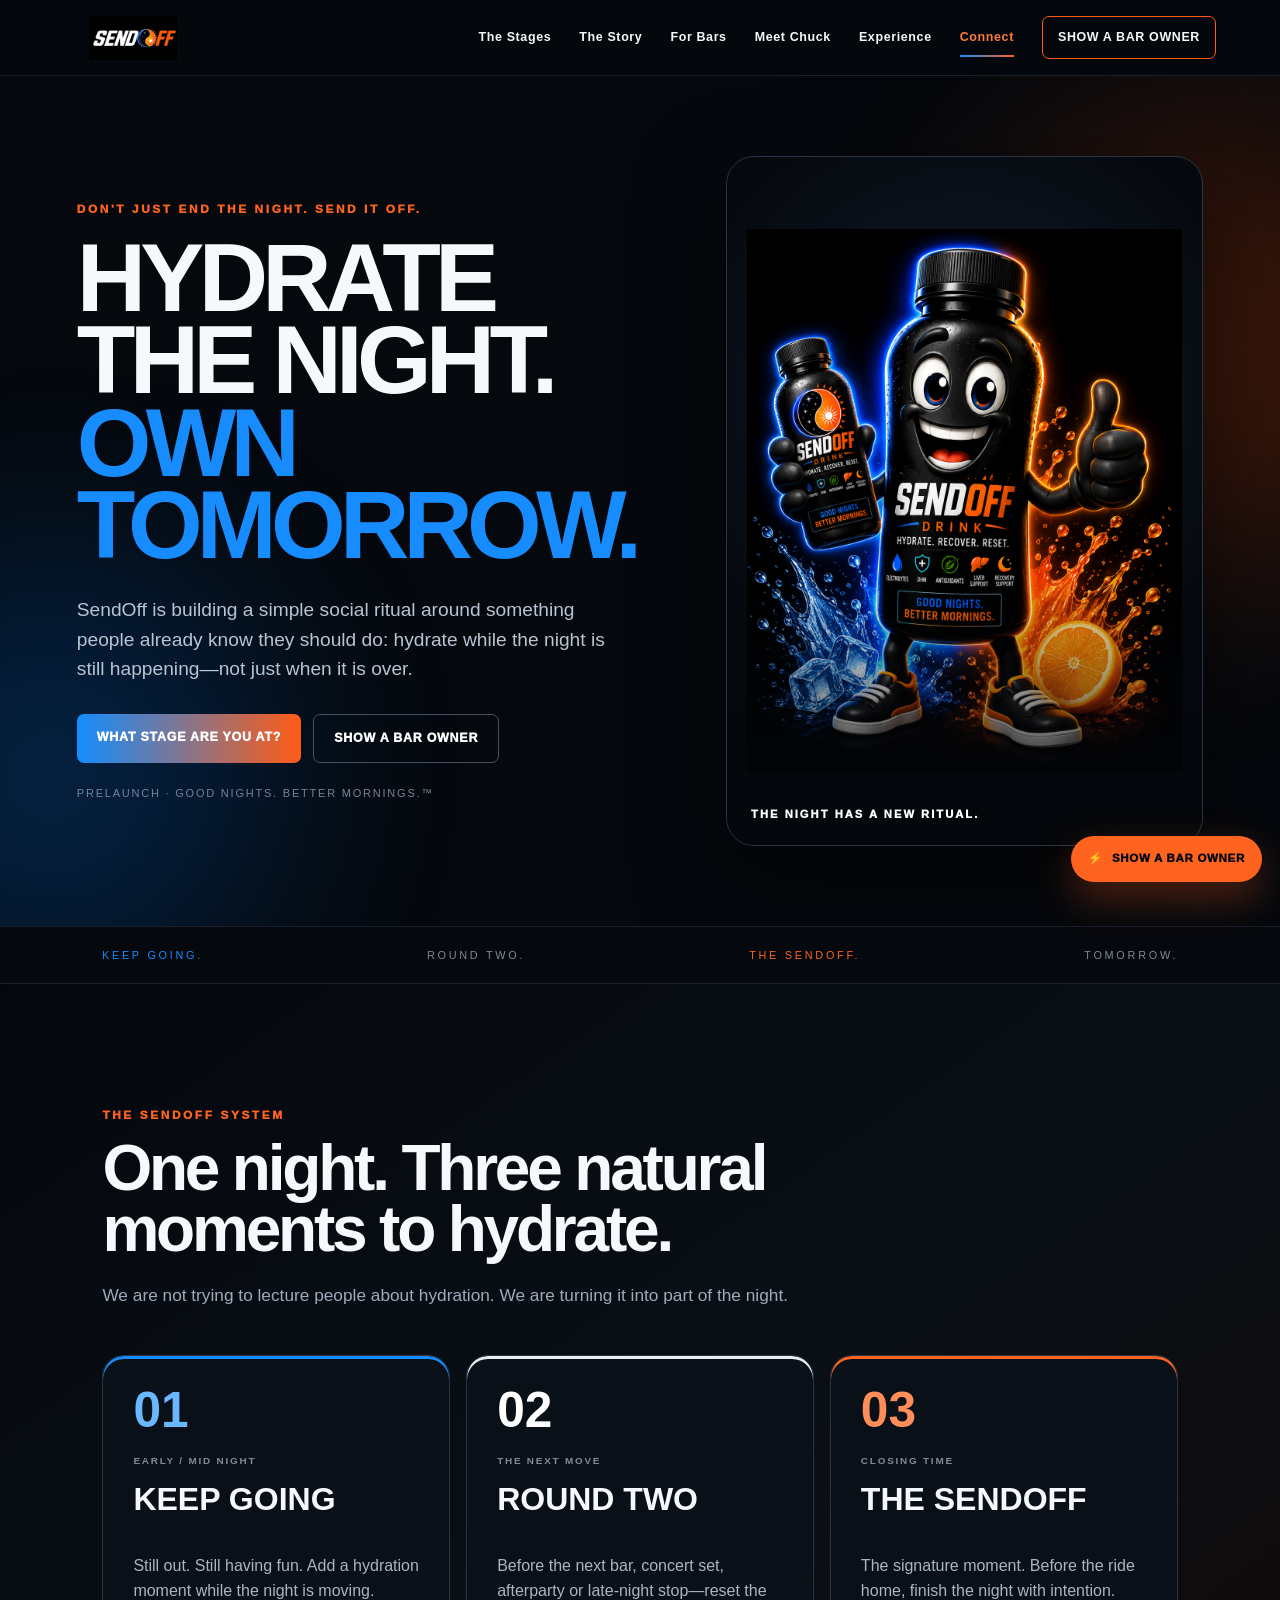
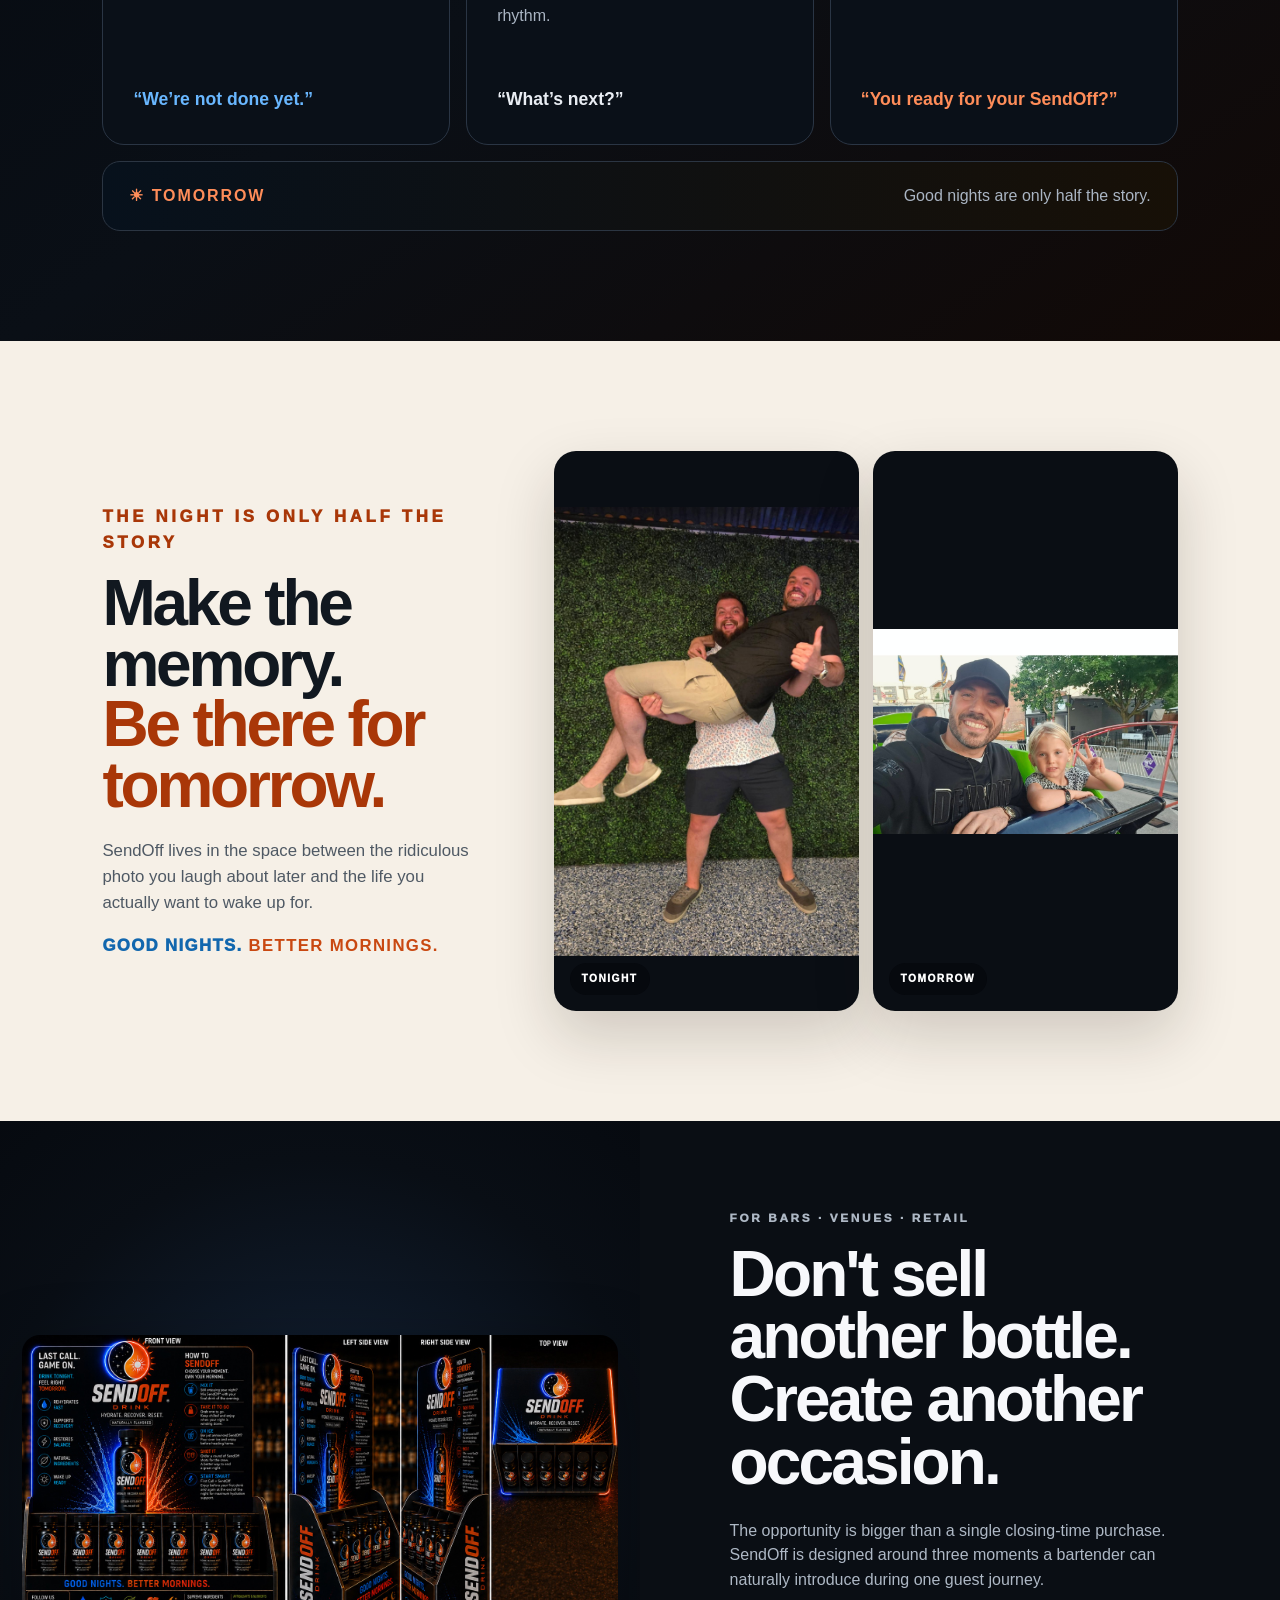
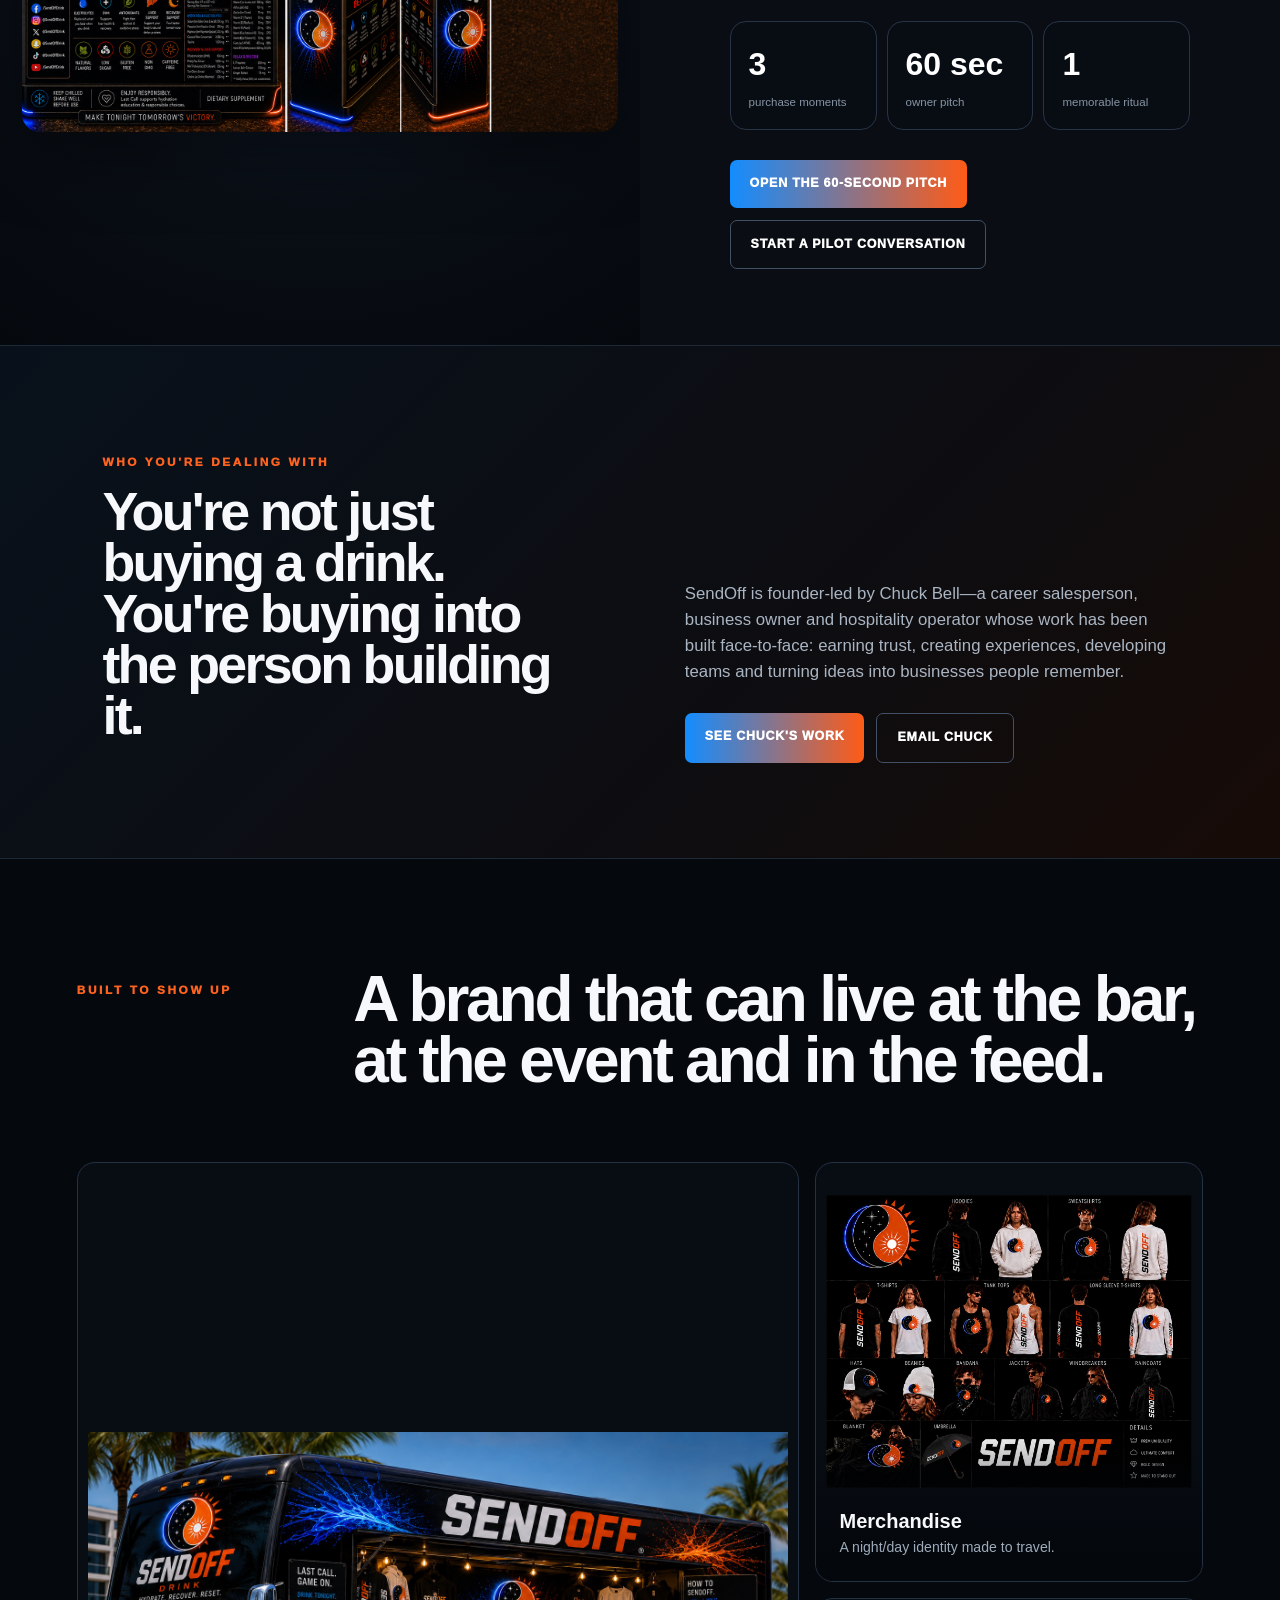
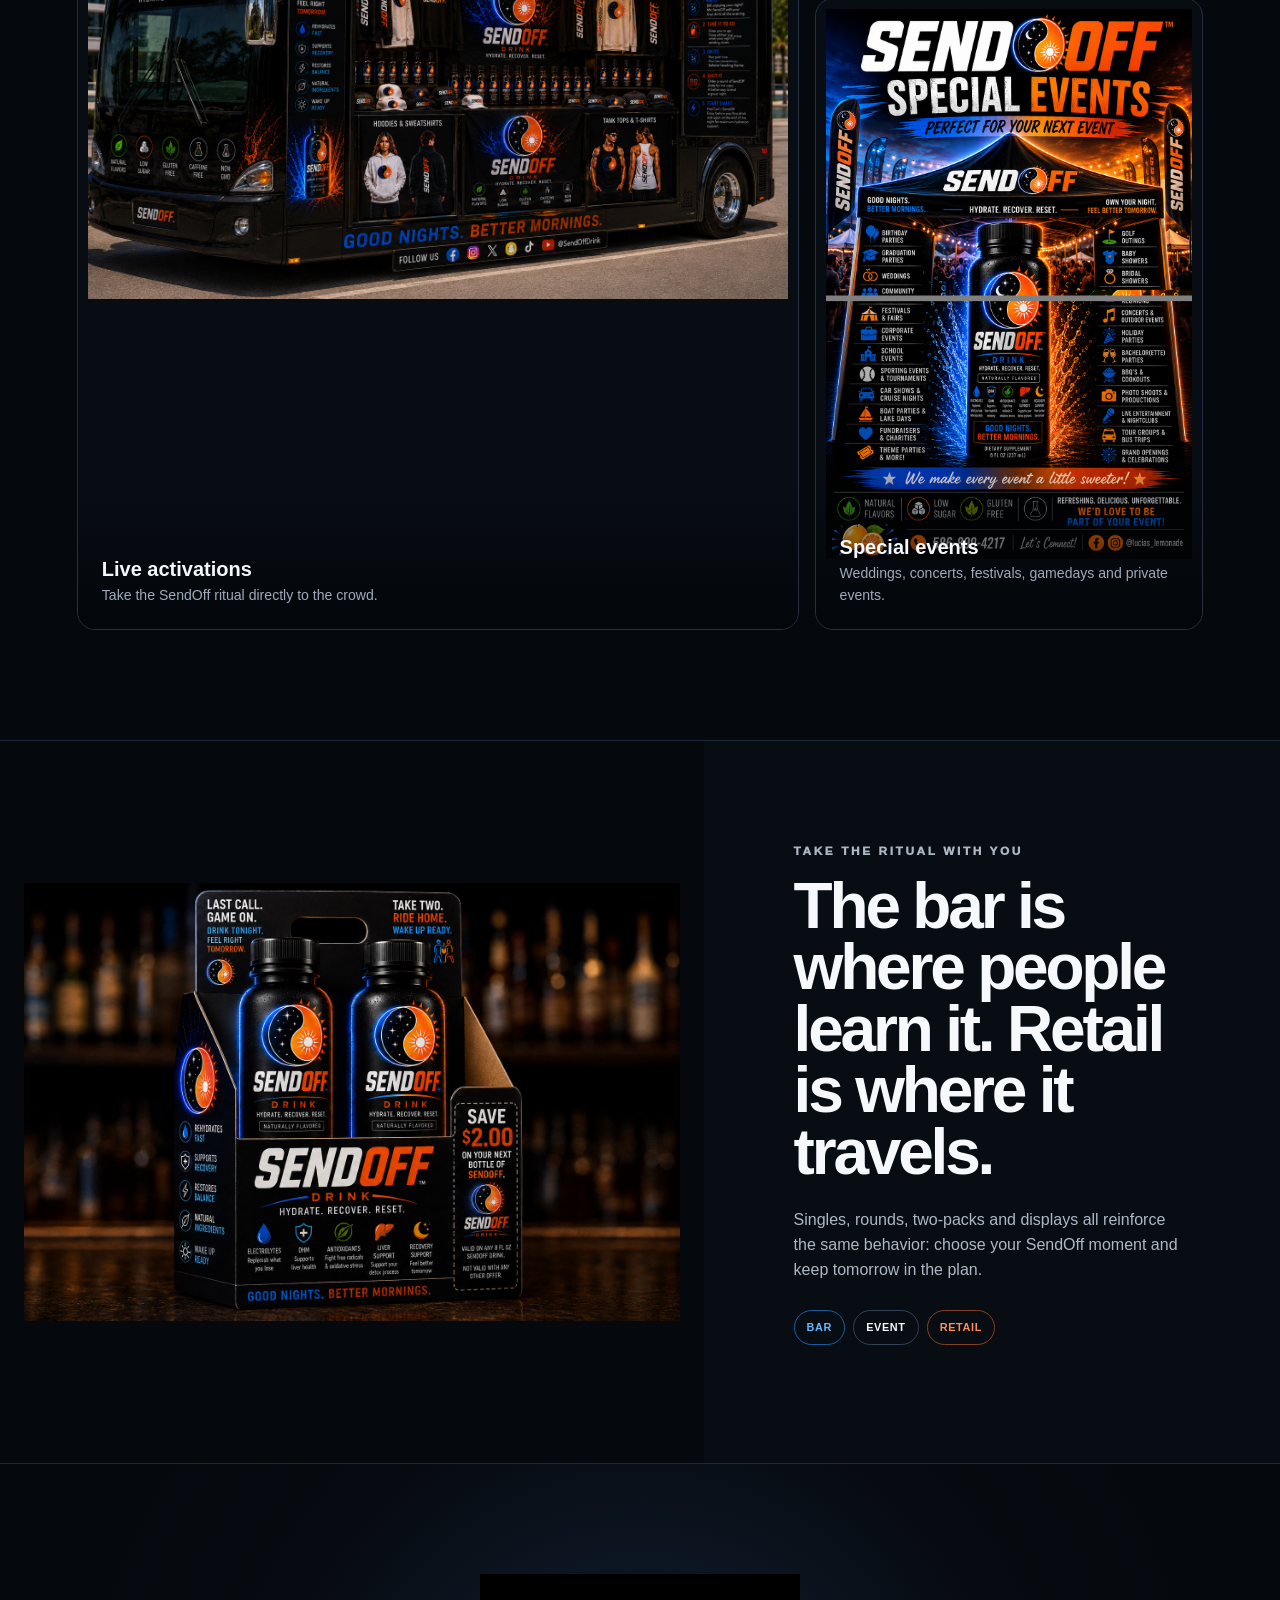
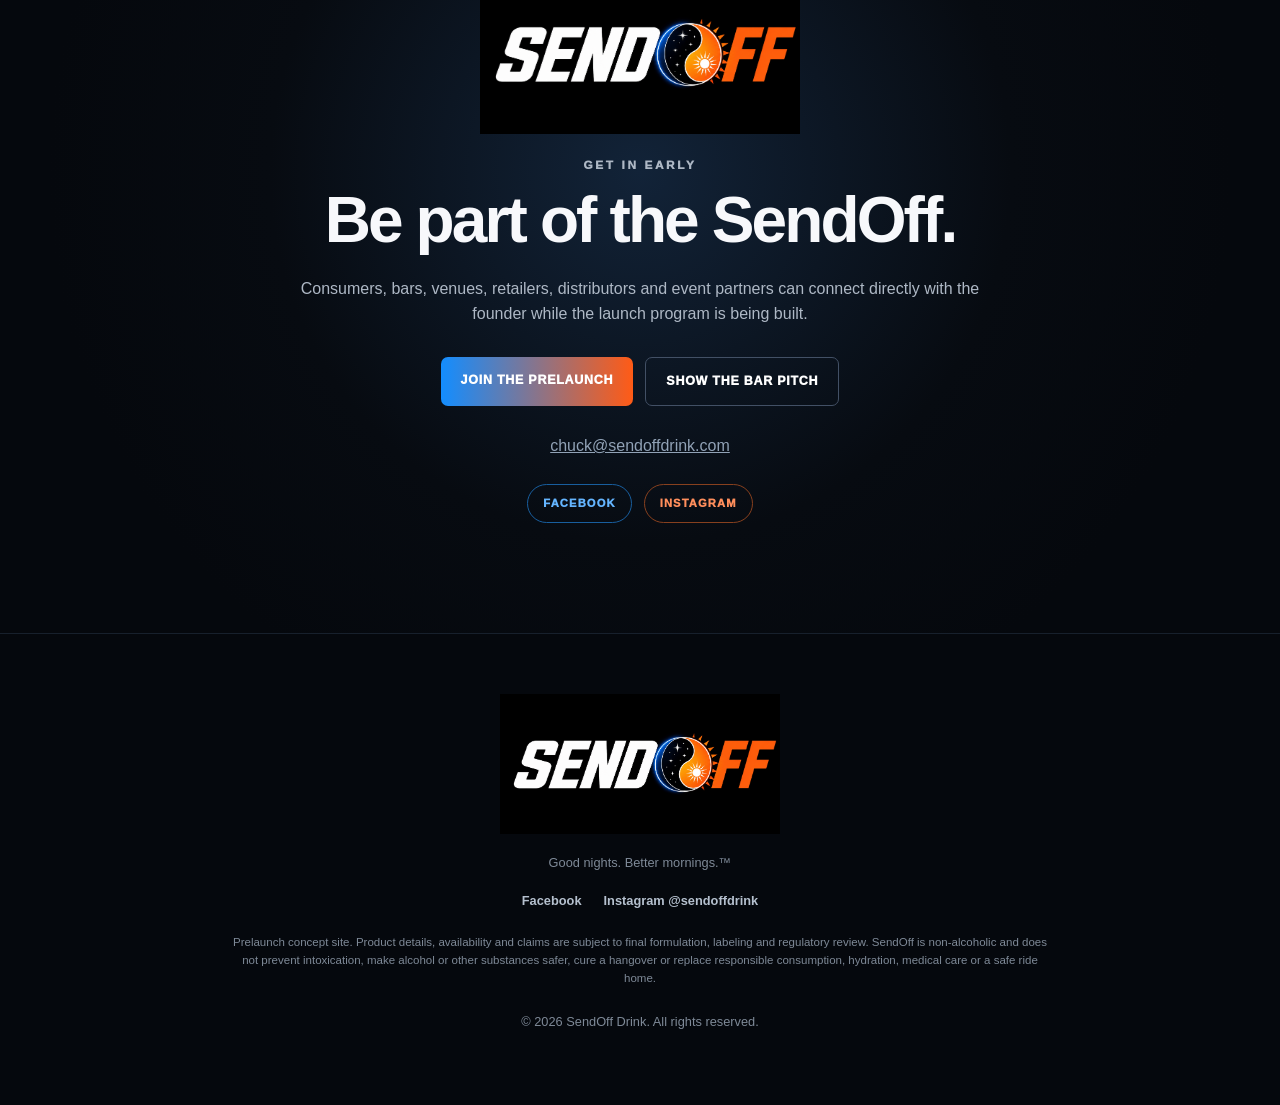
<file: index.html>
<!doctype html>
<html lang="en">
<head>
  <meta charset="utf-8">
  <meta name="viewport" content="width=device-width,initial-scale=1">
  <title>SendOff Drink | Hydrate the Night. Own Tomorrow.</title>
  <meta name="description" content="SendOff is building a hydration ritual for nights out: Keep Going, Round Two, The SendOff, then Tomorrow. Explore the consumer experience or show the 60-second bar-owner pitch.">
  <meta name="robots" content="index,follow,max-image-preview:large">
  <meta property="og:title" content="SendOff Drink | Good Nights. Better Mornings.">
  <meta property="og:description" content="A hydration ritual designed for the night you're having and the morning you're planning on having.">
  <meta property="og:type" content="website">
  <meta property="og:url" content="https://sendoffdrink.com/">
  <meta property="og:image" content="https://sendoffdrink.com/sendoff-mascot.png">
  <link rel="canonical" href="https://sendoffdrink.com/">
  <link rel="stylesheet" href="styles.css">
  <link rel="stylesheet" href="experience.css">
  <script type="application/ld+json">{"@context":"https://schema.org","@type":"Organization","name":"SendOff Drink","url":"https://sendoffdrink.com/","logo":"https://sendoffdrink.com/sendoff-wordmark.png","founder":{"@type":"Person","name":"Chuck Bell","sameAs":["https://www.linkedin.com/in/chuck-bell-harley-56b09b65"]},"description":"A founder-led hydration beverage concept designed around social occasions, bars, venues, retail and events."}</script>
</head>
<body>
  <header>
    <a class="brand" href="#top"><img src="sendoff-wordmark.png" alt="SendOff Drink"></a>
    <nav aria-label="Main navigation">
      <a href="#stages">The Stages</a><a href="#story">The Story</a><a href="#partners">For Bars</a><a href="chuck.html">Meet Chuck</a><a href="#experience">Experience</a><a href="#connect">Connect</a><a class="nav-cta" href="go/">SHOW A BAR OWNER</a>
    </nav>
  </header>

  <main id="top">
    <section class="hero hero-v2">
      <div class="hero-glow blue"></div><div class="hero-glow orange"></div>
      <div class="hero-copy">
        <p class="eyebrow">DON'T JUST END THE NIGHT. SEND IT OFF.</p>
        <h1>Hydrate the night.<br><span>Own tomorrow.</span></h1>
        <p class="hero-lead">SendOff is building a simple social ritual around something people already know they should do: hydrate while the night is still happening—not just when it is over.</p>
        <div class="actions"><a class="button primary" href="#stages">WHAT STAGE ARE YOU AT?</a><a class="button secondary" href="go/">SHOW A BAR OWNER</a></div>
        <p class="status">PRELAUNCH · GOOD NIGHTS. BETTER MORNINGS.™</p>
      </div>
      <div class="hero-mascot"><img src="sendoff-mascot.png" alt="SendOff bottle mascot holding a SendOff Drink"><div class="hero-mascot-tag">THE NIGHT HAS A NEW RITUAL.</div></div>
    </section>

    <div class="pulse"><span>KEEP GOING.</span><span>ROUND TWO.</span><span>THE SENDOFF.</span><span>TOMORROW.</span></div>

    <section id="stages" class="stages-section">
      <div class="stages-heading"><p class="eyebrow">THE SENDOFF SYSTEM</p><h2>One night. Three natural moments to hydrate.</h2><p>We are not trying to lecture people about hydration. We are turning it into part of the night.</p></div>
      <div class="stages-grid">
        <article class="stage-card stage-blue"><b>01</b><span>EARLY / MID NIGHT</span><h3>KEEP GOING</h3><p>Still out. Still having fun. Add a hydration moment while the night is moving.</p><em>“We’re not done yet.”</em></article>
        <article class="stage-card stage-mix"><b>02</b><span>THE NEXT MOVE</span><h3>ROUND TWO</h3><p>Before the next bar, concert set, afterparty or late-night stop—reset the rhythm.</p><em>“What’s next?”</em></article>
        <article class="stage-card stage-orange"><b>03</b><span>CLOSING TIME</span><h3>THE SENDOFF</h3><p>The signature moment. Before the ride home, finish the night with intention.</p><em>“You ready for your SendOff?”</em></article>
      </div>
      <div class="tomorrow-strip"><strong>☀ TOMORROW</strong><span>Good nights are only half the story.</span></div>
    </section>

    <section id="story" class="memory-section">
      <div class="memory-copy"><p class="eyebrow">THE NIGHT IS ONLY HALF THE STORY</p><h2>Make the memory.<br><span>Be there for tomorrow.</span></h2><p>SendOff lives in the space between the ridiculous photo you laugh about later and the life you actually want to wake up for.</p><p class="memory-kicker">GOOD NIGHTS. <strong>BETTER MORNINGS.</strong></p></div>
      <div class="memory-photos">
        <figure class="night-photo"><img src="chuck-night.jpeg" alt="Chuck having a fun night out with a friend"><figcaption>TONIGHT</figcaption></figure>
        <figure class="tomorrow-photo"><img src="chuck-tomorrow.jpeg" alt="Chuck enjoying time with his daughter"><figcaption>TOMORROW</figcaption></figure>
      </div>
    </section>

    <section id="partners" class="partner-section partner-v2">
      <div class="partner-image image-showcase"><img src="sendoff-display.jpeg" alt="Concept rendering of a SendOff Drink retail display"></div>
      <div class="partner-copy"><p class="eyebrow">FOR BARS · VENUES · RETAIL</p><h2>Don't sell another bottle. Create another occasion.</h2><p>The opportunity is bigger than a single closing-time purchase. SendOff is designed around three moments a bartender can naturally introduce during one guest journey.</p><div class="partner-stats"><div><strong>3</strong><span>purchase moments</span></div><div><strong>60 sec</strong><span>owner pitch</span></div><div><strong>1</strong><span>memorable ritual</span></div></div><div class="actions"><a class="button primary" href="go/">OPEN THE 60-SECOND PITCH</a><a class="button secondary" href="mailto:chuck@sendoffdrink.com?subject=SendOff%20Pilot%20Bar">START A PILOT CONVERSATION</a></div></div>
    </section>

    <section class="founder-compact" id="founder">
      <div>
        <p class="eyebrow">WHO YOU'RE DEALING WITH</p>
        <h2>You're not just buying a drink. You're buying into the person building it.</h2>
      </div>
      <div>
        <p>SendOff is founder-led by Chuck Bell—a career salesperson, business owner and hospitality operator whose work has been built face-to-face: earning trust, creating experiences, developing teams and turning ideas into businesses people remember.</p>
        <div class="founder-actions">
          <a class="button primary" href="chuck.html">SEE CHUCK'S WORK</a>
          <a class="button secondary" href="mailto:chuck@sendoffdrink.com?subject=SendOff%20Conversation">EMAIL CHUCK</a>
        </div>
      </div>
    </section>

    <section id="experience" class="experience-section" aria-labelledby="experience-title">
      <div class="experience-heading"><p class="eyebrow">BUILT TO SHOW UP</p><h2 id="experience-title">A brand that can live at the bar, at the event and in the feed.</h2></div>
      <div class="experience-grid">
        <figure class="experience-wide image-showcase"><img src="sendoff-mobile-experience.jpeg" alt="Concept rendering of a mobile SendOff event experience"><figcaption><strong>Live activations</strong><span>Take the SendOff ritual directly to the crowd.</span></figcaption></figure>
        <figure class="image-showcase"><img src="sendoff-merch.jpeg" alt="SendOff apparel and branded merchandise concepts"><figcaption><strong>Merchandise</strong><span>A night/day identity made to travel.</span></figcaption></figure>
        <figure class="image-showcase"><img src="sendoff-special-events.jpeg" alt="SendOff special events concept poster"><figcaption><strong>Special events</strong><span>Weddings, concerts, festivals, gamedays and private events.</span></figcaption></figure>
      </div>
    </section>

    <section class="retail-feature">
      <div class="retail-image image-showcase"><img src="sendoff-retail-two-pack.jpeg" alt="Concept rendering of a SendOff two-bottle retail carrier"></div>
      <div class="retail-copy"><p class="eyebrow">TAKE THE RITUAL WITH YOU</p><h2>The bar is where people learn it. Retail is where it travels.</h2><p>Singles, rounds, two-packs and displays all reinforce the same behavior: choose your SendOff moment and keep tomorrow in the plan.</p><div class="retail-points"><span>BAR</span><span>EVENT</span><span>RETAIL</span></div></div>
    </section>

    <section id="connect" class="connect">
      <img class="connect-wordmark" src="sendoff-wordmark.png" alt="SendOff Drink">
      <p class="eyebrow">GET IN EARLY</p><h2>Be part of the SendOff.</h2>
      <p>Consumers, bars, venues, retailers, distributors and event partners can connect directly with the founder while the launch program is being built.</p>
      <div class="actions center"><a class="button primary" href="mailto:chuck@sendoffdrink.com?subject=Join%20the%20SendOff%20Prelaunch">JOIN THE PRELAUNCH</a><a class="button secondary" href="go/">SHOW THE BAR PITCH</a></div>
      <a class="email" href="mailto:chuck@sendoffdrink.com">chuck@sendoffdrink.com</a>
      <div class="social-links" aria-label="SendOff Drink social media"><a href="https://www.facebook.com/SendOffDrink" target="_blank" rel="noopener noreferrer">FACEBOOK</a><a href="https://www.instagram.com/sendoffdrink/" target="_blank" rel="noopener noreferrer">INSTAGRAM</a></div>
    </section>
  </main>

  <a class="floating-owner" href="go/" aria-label="Show a bar owner the SendOff pitch"><span>⚡</span> SHOW A BAR OWNER</a>

  <footer><img src="sendoff-wordmark.png" alt="SendOff"><p>Good nights. Better mornings.™</p><div class="footer-social"><a href="https://www.facebook.com/SendOffDrink" target="_blank" rel="noopener noreferrer">Facebook</a><a href="https://www.instagram.com/sendoffdrink/" target="_blank" rel="noopener noreferrer">Instagram @sendoffdrink</a></div><p class="fine">Prelaunch concept site. Product details, availability and claims are subject to final formulation, labeling and regulatory review. SendOff is non-alcoholic and does not prevent intoxication, make alcohol or other substances safer, cure a hangover or replace responsible consumption, hydration, medical care or a safe ride home.</p><p>© 2026 SendOff Drink. All rights reserved.</p></footer>
  <script>
    (() => {
      const header = document.querySelector('header');

      function headerOffset() {
        return header ? Math.ceil(header.getBoundingClientRect().height) : 0;
      }

      function scrollToTarget(target, updateHash = true) {
        if (!target) return;
        const y = Math.max(0, Math.round(target.getBoundingClientRect().top + window.scrollY - headerOffset()));
        window.scrollTo({ top: y, behavior: 'smooth' });
        if (updateHash && target.id) history.replaceState(null, '', '#' + target.id);
      }

      document.querySelectorAll('a[href^="#"]').forEach(link => {
        link.addEventListener('click', event => {
          const hash = link.getAttribute('href');
          if (!hash || hash === '#') return;
          const target = document.querySelector(hash);
          if (!target) return;
          event.preventDefault();
          if (hash === '#top') {
            window.scrollTo({ top: 0, behavior: 'smooth' });
            history.replaceState(null, '', location.pathname);
          } else {
            scrollToTarget(target, true);
          }
        });
      });

      if (location.hash) {
        window.addEventListener('load', () => {
          const target = document.querySelector(location.hash);
          if (target) setTimeout(() => scrollToTarget(target, false), 60);
        });
      }

      const navLinks = [...document.querySelectorAll('nav a[href^="#"]')];
      const sections = navLinks.map(a => document.querySelector(a.getAttribute('href'))).filter(Boolean);
      if ('IntersectionObserver' in window && sections.length) {
        const observer = new IntersectionObserver(entries => {
          const visible = entries.filter(e => e.isIntersecting).sort((a,b) => b.intersectionRatio-a.intersectionRatio)[0];
          if (!visible) return;
          navLinks.forEach(a => a.classList.toggle('active', a.getAttribute('href') === '#' + visible.target.id));
        }, { rootMargin: `-${headerOffset() + 24}px 0px -58% 0px`, threshold: [0, .1, .25, .5] });
        sections.forEach(section => observer.observe(section));
      }
    })();
  </script>
</body>
</html>
</file>
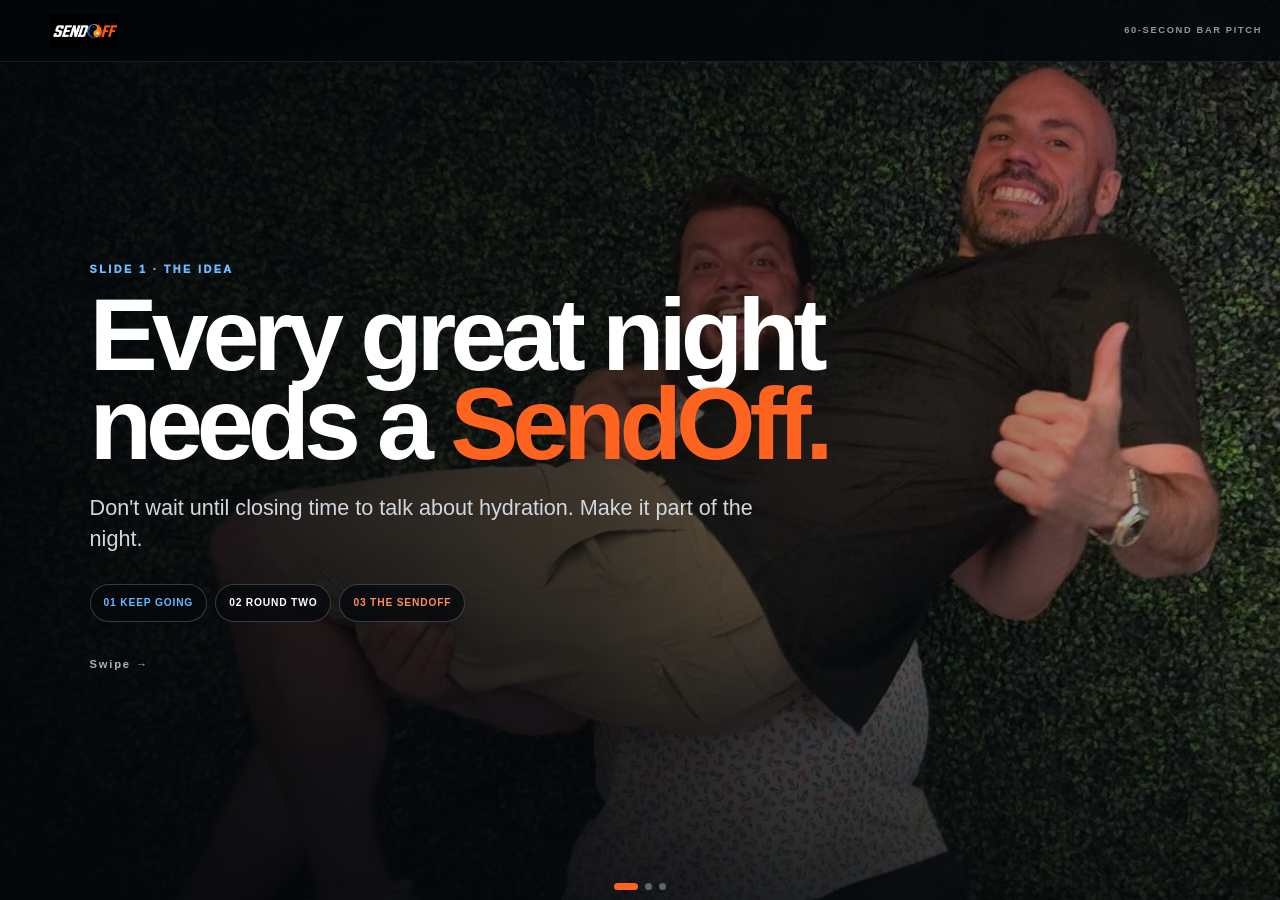
<file: go/index.html>
<!doctype html>
<html lang="en">
<head>
  <meta charset="utf-8">
  <meta name="viewport" content="width=device-width,initial-scale=1,maximum-scale=1">
  <meta name="theme-color" content="#05080d">
  <title>SendOff | 60-Second Bar Owner Pitch</title>
  <meta name="description" content="The SendOff 60-second vision for bars and venues.">
  <link rel="stylesheet" href="../styles.css">
  <link rel="stylesheet" href="pitch.css">
</head>
<body class="pitch-body">
  <header class="pitch-header"><a href="../"><img src="../sendoff-wordmark.png" alt="SendOff"></a><span>60-SECOND BAR PITCH</span></header>
  <main class="pitch-deck" id="deck">
    <section class="pitch-slide slide-one" aria-label="Slide 1: Brand vision">
      <img class="slide-bg" src="../chuck-night.jpeg" alt="A fun real-life night out">
      <div class="slide-shade"></div>
      <div class="slide-content">
        <p class="pitch-kicker">SLIDE 1 · THE IDEA</p>
        <h1>Every great night<br>needs a <span>SendOff.</span></h1>
        <p class="pitch-lead">Don't wait until closing time to talk about hydration. Make it part of the night.</p>
        <div class="micro-stages"><b>01 KEEP GOING</b><b>02 ROUND TWO</b><b>03 THE SENDOFF</b></div>
        <p class="tap-note">Swipe →</p>
      </div>
    </section>

    <section class="pitch-slide slide-two" id="memorySlide" aria-label="Slide 2: The SendOff story">
      <img class="memory-bg active" id="memoryNight" src="../chuck-night.jpeg" alt="A night to remember">
      <img class="memory-bg" id="memoryMorning" src="../chuck-tomorrow.jpeg" alt="The morning and life after the night out">
      <div class="memory-overlay"></div>
      <div class="memory-story" id="memoryStory">
        <p class="pitch-kicker">SLIDE 2 · THE MEMORY</p>
        <h2>The night is only<br><span>half the story.</span></h2>
        <div class="story-panel active" data-step="0">
          <span class="story-stage blue">STAGE 1 · KEEP GOING</span>
          <h3>Imagine it's 11:45 PM.</h3>
          <p>Wedding. Concert. Ball game. Birthday. Casino. Your favorite bar. The night is exploding, the crew is locked in, and nobody is ready for it to end.</p>
          <blockquote>“Let's keep it going.”</blockquote>
        </div>
        <div class="story-panel" data-step="1">
          <span class="story-stage">STAGE 2 · ROUND TWO</span>
          <h3>You're in deep now.</h3>
          <p>You already know this is becoming one of those nights everybody talks about tomorrow. Before the next stop or the afterparty, somebody slides the crew a Round Two.</p>
          <blockquote>Hydrate. Reset. Keep the memory going.</blockquote>
        </div>
        <div class="story-panel" data-step="2">
          <span class="story-stage orange">STAGE 3 · THE SENDOFF</span>
          <h3>Then you hear it: “Last call.”</h3>
          <p>You look at the crew. Everybody is thinking the same thing.</p>
          <blockquote>“Time to SendOff.”</blockquote>
          <p class="story-small">The bartender hits the cooler. Everybody gets one. Bottles up. Pictures happen. People toast. The end of the night becomes its own ritual.</p>
        </div>
        <div class="story-panel morning-panel" data-step="3">
          <span class="story-stage sunrise">TOMORROW</span>
          <h3>Because the night was only half the story.</h3>
          <p>Tomorrow still has family, friends, work, golf, the lake, breakfast—and the rest of your life waiting for you.</p>
          <div class="signature-line"><span>GOOD NIGHTS.</span><strong>BETTER MORNINGS.</strong></div>
        </div>
        <button class="story-next" id="storyNext" type="button"><span id="storyNextText">TAP: ROUND TWO</span><b>→</b></button>
      </div>
    </section>

    <section class="pitch-slide slide-three" aria-label="Slide 3: Business opportunity">
      <div class="business-card">
        <div class="business-head">
          <p class="pitch-kicker">SLIDE 3 · THE BUSINESS</p>
          <h2>Right product.<br><span>Right moment.</span></h2>
          <p>SendOff is built to own a new occasion inside a place where beverage brands are already discovered.</p>
        </div>
        <div class="market-grid">
          <div><strong>3</strong><span>natural purchase moments</span><small>Keep Going · Round Two · SendOff</small></div>
          <div><strong>73%</strong><span>trial can travel beyond the bar</span><small>Gen Z + regional craft drinkers say bar/restaurant trial makes them more likely to buy in-store.</small></div>
          <div><strong>1 in 7</strong><span>already tried functional drinks on-premise</span><small>Functional-adjacent beverages are already entering the going-out occasion.</small></div>
          <div><strong>2×</strong><span>the market growth rate</span><small>NIQ forecasts U.S. off-premise functional beverages to grow at double the overall market rate.</small></div>
        </div>
        <div class="venue-math"><b>ILLUSTRATIVE VENUE MATH</b><span>100 guests × 20% buyers × 1.5 bottles × $5 = <strong>$150/night</strong> · <strong>$4,500/month</strong> at 30 nights</span><small>Illustration only—not a forecast. Actual pricing, adoption, costs and margins vary.</small></div>
        <div class="founder-row">
          <img src="../sendoff-wordmark.png" alt="SendOff Drink">
          <div><b>Founder-led by Chuck Bell</b><span>Sales · Business Ownership · Hospitality · Events · Brand Building · <a class="founder-link" href="../chuck.html">See Chuck's work →</a></span></div>
          <a class="pitch-cta" href="mailto:chuck@sendoffdrink.com?subject=I%20Want%20to%20Pilot%20SendOff%20at%20My%20Bar">LET'S TEST SENDOFF HERE</a>
        </div>
        <p class="source-note">Market context: NielsenIQ, 2026 U.S. On-Premise / beverage trend reporting.</p>
      </div>
    </section>
  </main>
  <div class="pitch-dots" aria-hidden="true"><i class="active"></i><i></i><i></i></div>
  <script>
    const deck=document.getElementById('deck'), dots=[...document.querySelectorAll('.pitch-dots i')];
    const updateDots=()=>{const i=Math.round(deck.scrollLeft/deck.clientWidth);dots.forEach((d,n)=>d.classList.toggle('active',n===i));};
    deck.addEventListener('scroll',()=>requestAnimationFrame(updateDots),{passive:true});

    const storyPanels=[...document.querySelectorAll('.story-panel')];
    const storyNext=document.getElementById('storyNext');
    const storyNextText=document.getElementById('storyNextText');
    const memoryNight=document.getElementById('memoryNight');
    const memoryMorning=document.getElementById('memoryMorning');
    let storyStep=0;
    const labels=['TAP: ROUND TWO','TAP: LAST CALL','TAP: TOMORROW','SWIPE: THE BUSINESS'];
    function renderStory(){
      storyPanels.forEach((p,i)=>p.classList.toggle('active',i===storyStep));
      memoryNight.classList.toggle('active',storyStep<3);
      memoryMorning.classList.toggle('active',storyStep===3);
      storyNextText.textContent=labels[storyStep];
    }
    storyNext.addEventListener('click',(e)=>{
      e.stopPropagation();
      if(storyStep<3){storyStep++;renderStory();}
      else{deck.scrollTo({left:deck.clientWidth*2,behavior:'smooth'});}
    });
    renderStory();
  </script>
</body>
</html>
</file>
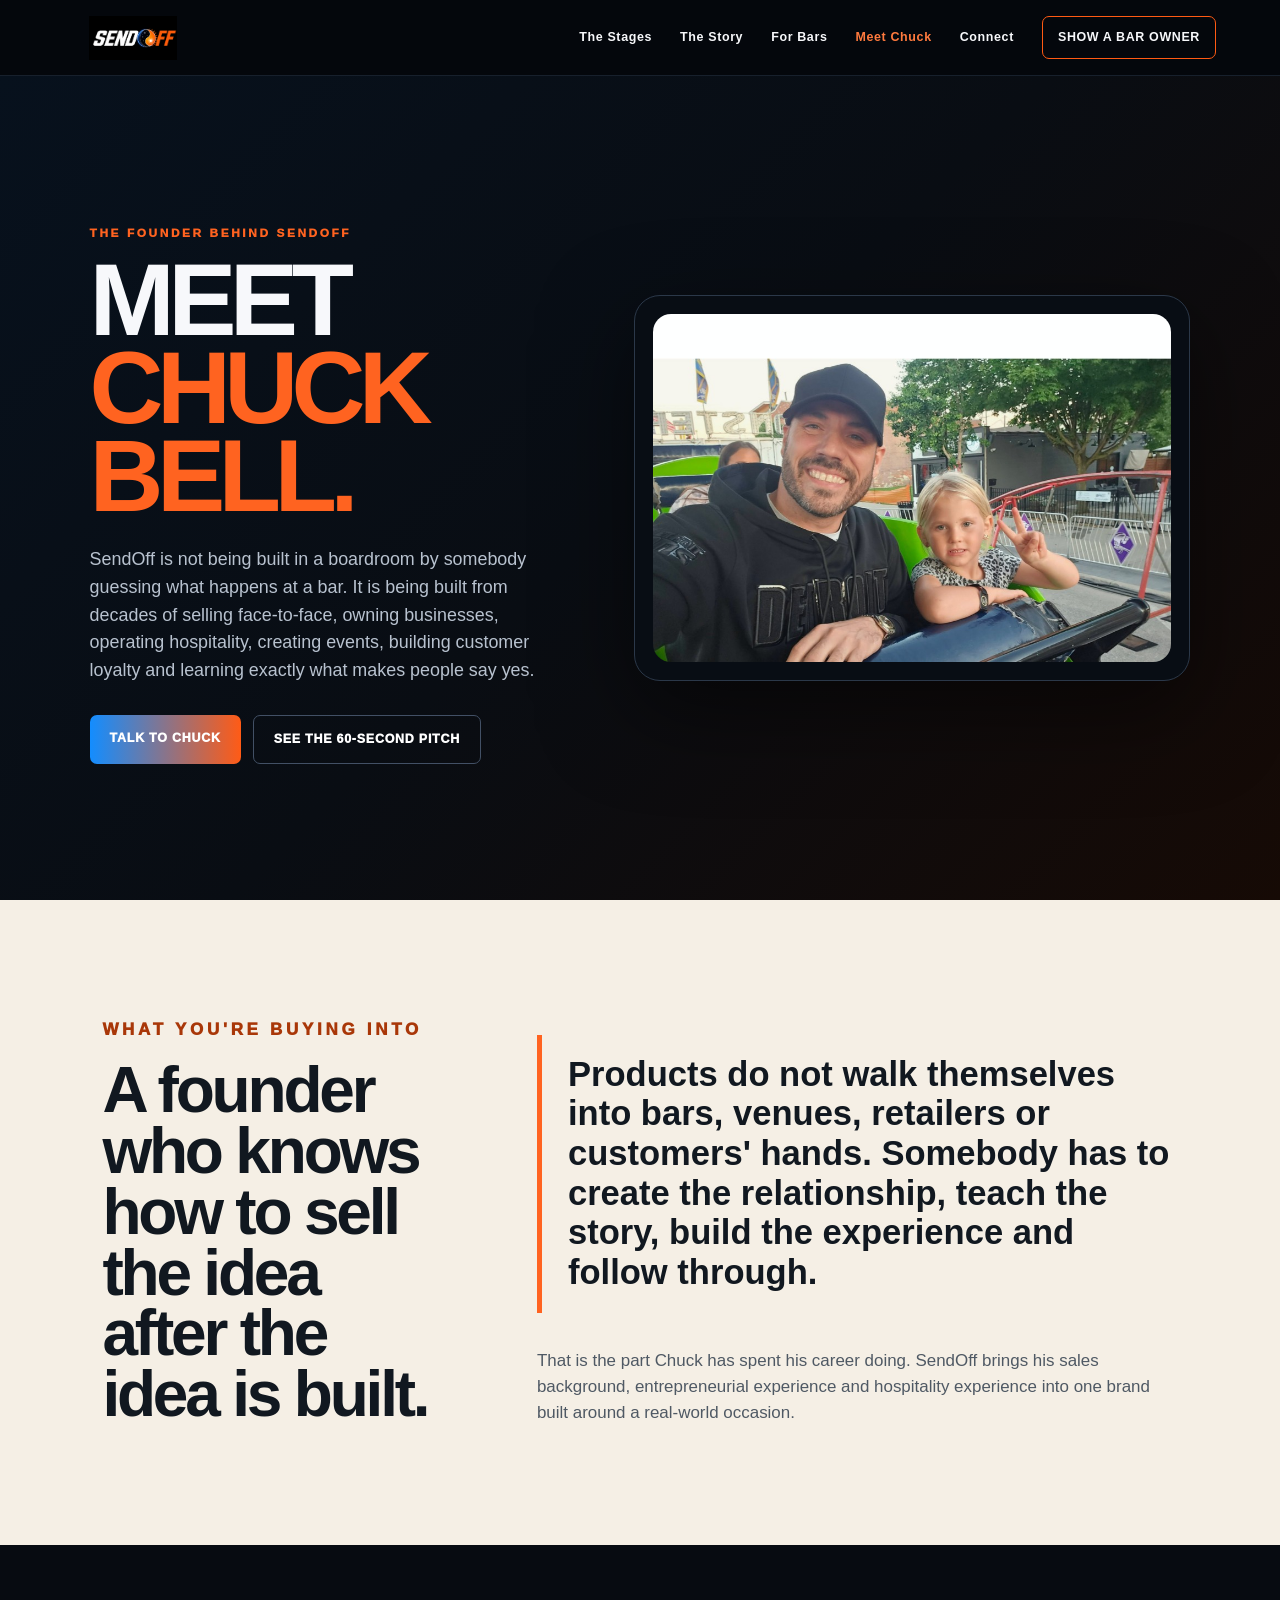
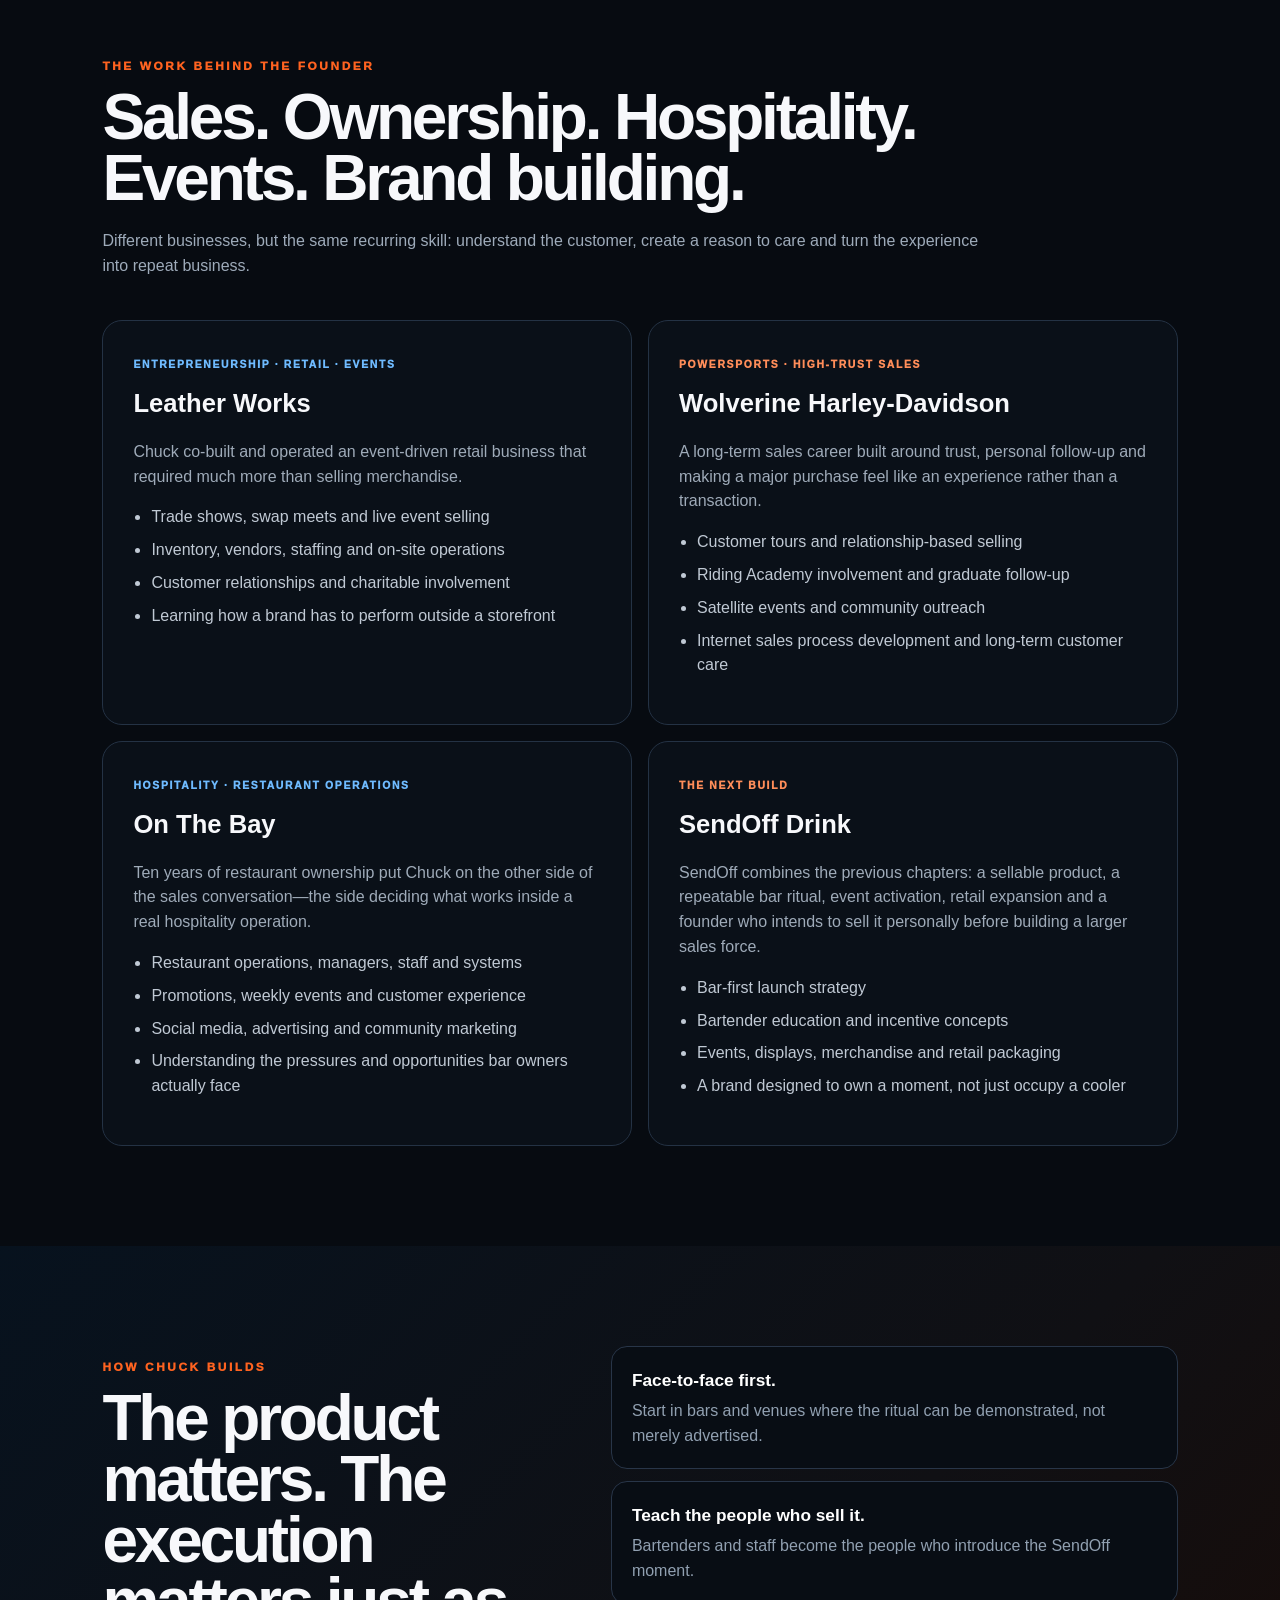
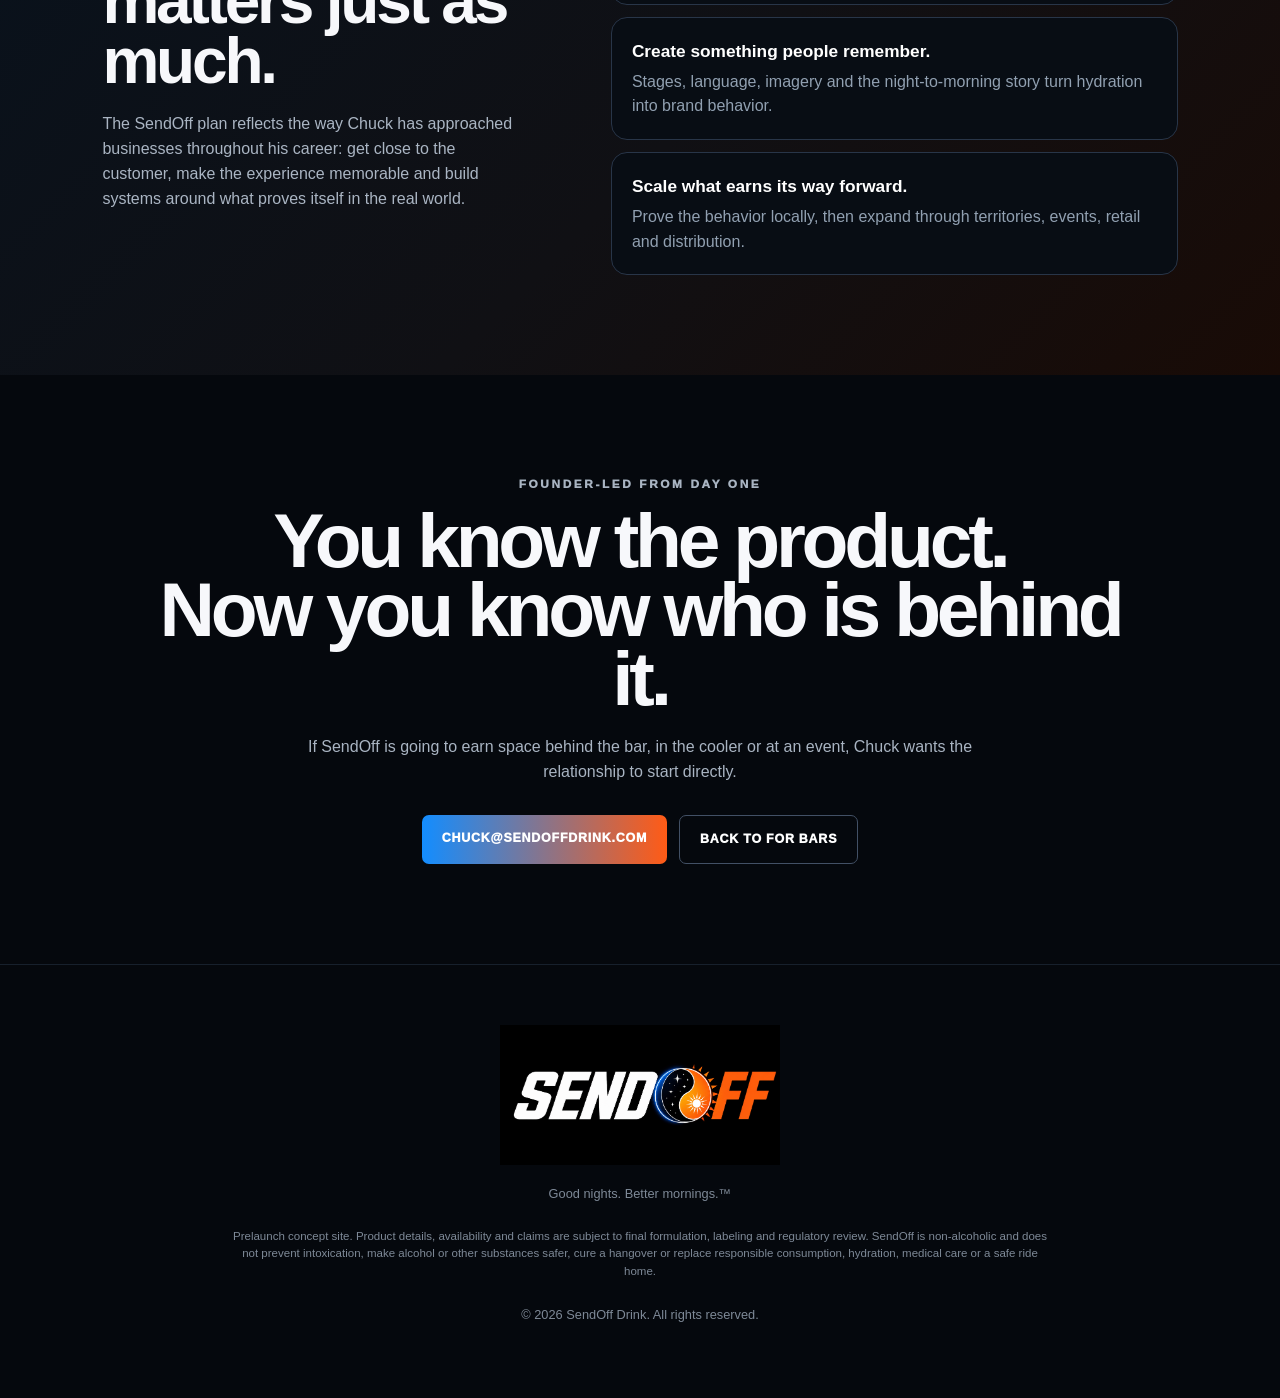
<file: chuck.html>
<!doctype html>
<html lang="en">
<head>
  <meta charset="utf-8">
  <meta name="viewport" content="width=device-width,initial-scale=1">
  <title>Meet Chuck Bell | Founder of SendOff Drink</title>
  <meta name="description" content="Meet Chuck Bell, founder of SendOff Drink. Sales, business ownership, hospitality operations, events and brand building brought together in one founder-led beverage company.">
  <meta name="robots" content="index,follow,max-image-preview:large">
  <link rel="canonical" href="https://sendoffdrink.com/chuck.html">
  <link rel="stylesheet" href="styles.css">
  <link rel="stylesheet" href="experience.css">
</head>
<body class="chuck-page">
  <header>
    <a class="brand" href="index.html"><img src="sendoff-wordmark.png" alt="SendOff Drink"></a>
    <nav aria-label="Main navigation">
      <a href="index.html#stages">The Stages</a>
      <a href="index.html#story">The Story</a>
      <a href="index.html#partners">For Bars</a>
      <a class="active" href="chuck.html">Meet Chuck</a>
      <a href="index.html#connect">Connect</a>
      <a class="nav-cta" href="go/">SHOW A BAR OWNER</a>
    </nav>
  </header>

  <main>
    <section class="chuck-hero">
      <div class="chuck-hero-copy">
        <p class="eyebrow">THE FOUNDER BEHIND SENDOFF</p>
        <h1>Meet<br><span>Chuck Bell.</span></h1>
        <p>SendOff is not being built in a boardroom by somebody guessing what happens at a bar. It is being built from decades of selling face-to-face, owning businesses, operating hospitality, creating events, building customer loyalty and learning exactly what makes people say yes.</p>
        <div class="actions">
          <a class="button primary" href="mailto:chuck@sendoffdrink.com?subject=SendOff%20Conversation">TALK TO CHUCK</a>
          <a class="button secondary" href="go/">SEE THE 60-SECOND PITCH</a>
        </div>
      </div>
      <div class="chuck-hero-art">
        <img src="chuck-tomorrow.jpeg" alt="Chuck Bell with his daughter">
      </div>
    </section>

    <section class="chuck-proof">
      <div>
        <p class="eyebrow">WHAT YOU'RE BUYING INTO</p>
        <h2>A founder who knows how to sell the idea after the idea is built.</h2>
      </div>
      <div>
        <p class="proof-card">Products do not walk themselves into bars, venues, retailers or customers' hands. Somebody has to create the relationship, teach the story, build the experience and follow through.</p>
        <p>That is the part Chuck has spent his career doing. SendOff brings his sales background, entrepreneurial experience and hospitality experience into one brand built around a real-world occasion.</p>
      </div>
    </section>

    <section class="career-section">
      <div class="career-heading">
        <p class="eyebrow">THE WORK BEHIND THE FOUNDER</p>
        <h2>Sales. Ownership. Hospitality. Events. Brand building.</h2>
        <p>Different businesses, but the same recurring skill: understand the customer, create a reason to care and turn the experience into repeat business.</p>
      </div>
      <div class="career-grid">
        <article class="career-card">
          <span class="career-date">ENTREPRENEURSHIP · RETAIL · EVENTS</span>
          <h3>Leather Works</h3>
          <p>Chuck co-built and operated an event-driven retail business that required much more than selling merchandise.</p>
          <ul><li>Trade shows, swap meets and live event selling</li><li>Inventory, vendors, staffing and on-site operations</li><li>Customer relationships and charitable involvement</li><li>Learning how a brand has to perform outside a storefront</li></ul>
        </article>
        <article class="career-card">
          <span class="career-date">POWERSPORTS · HIGH-TRUST SALES</span>
          <h3>Wolverine Harley-Davidson</h3>
          <p>A long-term sales career built around trust, personal follow-up and making a major purchase feel like an experience rather than a transaction.</p>
          <ul><li>Customer tours and relationship-based selling</li><li>Riding Academy involvement and graduate follow-up</li><li>Satellite events and community outreach</li><li>Internet sales process development and long-term customer care</li></ul>
        </article>
        <article class="career-card">
          <span class="career-date">HOSPITALITY · RESTAURANT OPERATIONS</span>
          <h3>On The Bay</h3>
          <p>Ten years of restaurant ownership put Chuck on the other side of the sales conversation—the side deciding what works inside a real hospitality operation.</p>
          <ul><li>Restaurant operations, managers, staff and systems</li><li>Promotions, weekly events and customer experience</li><li>Social media, advertising and community marketing</li><li>Understanding the pressures and opportunities bar owners actually face</li></ul>
        </article>
        <article class="career-card">
          <span class="career-date">THE NEXT BUILD</span>
          <h3>SendOff Drink</h3>
          <p>SendOff combines the previous chapters: a sellable product, a repeatable bar ritual, event activation, retail expansion and a founder who intends to sell it personally before building a larger sales force.</p>
          <ul><li>Bar-first launch strategy</li><li>Bartender education and incentive concepts</li><li>Events, displays, merchandise and retail packaging</li><li>A brand designed to own a moment, not just occupy a cooler</li></ul>
        </article>
      </div>
    </section>

    <section class="chuck-method">
      <div>
        <p class="eyebrow">HOW CHUCK BUILDS</p>
        <h2>The product matters. The execution matters just as much.</h2>
        <p style="color:#aab5c3">The SendOff plan reflects the way Chuck has approached businesses throughout his career: get close to the customer, make the experience memorable and build systems around what proves itself in the real world.</p>
      </div>
      <div class="method-list">
        <div><strong>Face-to-face first.</strong><span>Start in bars and venues where the ritual can be demonstrated, not merely advertised.</span></div>
        <div><strong>Teach the people who sell it.</strong><span>Bartenders and staff become the people who introduce the SendOff moment.</span></div>
        <div><strong>Create something people remember.</strong><span>Stages, language, imagery and the night-to-morning story turn hydration into brand behavior.</span></div>
        <div><strong>Scale what earns its way forward.</strong><span>Prove the behavior locally, then expand through territories, events, retail and distribution.</span></div>
      </div>
    </section>

    <section class="chuck-close">
      <p class="eyebrow">FOUNDER-LED FROM DAY ONE</p>
      <h2>You know the product.<br>Now you know who is behind it.</h2>
      <p>If SendOff is going to earn space behind the bar, in the cooler or at an event, Chuck wants the relationship to start directly.</p>
      <div class="actions center">
        <a class="button primary" href="mailto:chuck@sendoffdrink.com?subject=SendOff%20Business%20Conversation">CHUCK@SENDOFFDRINK.COM</a>
        <a class="button secondary" href="index.html#partners">BACK TO FOR BARS</a>
      </div>
    </section>
  </main>

  <footer>
    <img src="sendoff-wordmark.png" alt="SendOff">
    <p>Good nights. Better mornings.™</p>
    <p class="fine">Prelaunch concept site. Product details, availability and claims are subject to final formulation, labeling and regulatory review. SendOff is non-alcoholic and does not prevent intoxication, make alcohol or other substances safer, cure a hangover or replace responsible consumption, hydration, medical care or a safe ride home.</p>
    <p>© 2026 SendOff Drink. All rights reserved.</p>
  </footer>
</body>
</html>
</file>
<file: styles.css>
*{box-sizing:border-box}html{scroll-behavior:smooth}body{margin:0;background:#05080d;color:#f7f8fb;font-family:Arial,Helvetica,sans-serif;line-height:1.55}a{color:inherit}header{height:76px;padding:0 max(24px,5vw);display:flex;align-items:center;justify-content:space-between;position:sticky;top:0;background:rgba(5,8,13,.9);backdrop-filter:blur(14px);z-index:50;border-bottom:1px solid #17202c}.brand img{height:34px;width:auto;display:block}nav{display:flex;align-items:center;gap:28px}nav a{text-decoration:none;font-weight:800;font-size:.78rem;letter-spacing:.05em}.nav-cta{padding:11px 15px;border:1px solid #ff5a13;border-radius:7px}.hero{min-height:calc(100vh - 76px);padding:80px max(24px,6vw);display:grid;grid-template-columns:1.05fr .95fr;align-items:center;gap:7vw;position:relative;overflow:hidden}.hero-copy,.product-frame{position:relative;z-index:2}.eyebrow{font-size:.74rem;letter-spacing:.22em;font-weight:950;color:#ff6320}.hero h1{font-size:clamp(3.5rem,7.5vw,7.7rem);line-height:.86;letter-spacing:-.06em;margin:18px 0 28px;text-transform:uppercase}.hero h1 span{color:#168cff}.hero-lead{font-size:1.2rem;color:#b9c4d2;max-width:650px}.actions{display:flex;gap:12px;flex-wrap:wrap;margin-top:30px}.button{display:inline-flex;padding:14px 20px;border-radius:7px;text-decoration:none;font-size:.78rem;letter-spacing:.06em;font-weight:950}.primary{background:linear-gradient(90deg,#138dff,#ff5b16);color:#fff}.secondary{border:1px solid #425065;color:#fff}.status{font-size:.69rem;letter-spacing:.16em;color:#778397;margin-top:22px}.product-frame{height:min(620px,65vw);border-radius:24px;overflow:hidden;border:1px solid #263244;box-shadow:0 30px 90px rgba(0,0,0,.55)}.product-frame img{width:100%;height:100%;object-fit:cover;object-position:50% 24%;display:block}.hero-glow{position:absolute;width:460px;height:460px;border-radius:50%;filter:blur(100px);opacity:.2}.hero-glow.blue{background:#007cff;left:-180px;bottom:-80px}.hero-glow.orange{background:#ff4f00;right:-160px;top:40px}.pulse{height:58px;display:flex;align-items:center;justify-content:space-around;border-top:1px solid #17202c;border-bottom:1px solid #17202c;color:#7f8997;font-size:.68rem;letter-spacing:.25em}.pulse span:nth-child(1){color:#168cff}.pulse span:nth-child(3){color:#ff6320}.section{padding:110px max(24px,8vw)}.split{display:grid;grid-template-columns:1.15fr .85fr;gap:8vw}.split h2,.partner-copy h2,.event-section h2,.connect h2{font-size:clamp(2.5rem,5vw,5rem);line-height:.98;letter-spacing:-.045em;margin:15px 0 25px}.body-copy{font-size:1.1rem;color:#adb7c6}.founder-section{padding:110px max(24px,8vw);display:grid;grid-template-columns:.58fr 1.42fr;gap:8vw;background:linear-gradient(135deg,#090e16 0,#111017 55%,#170b07 100%);border-top:1px solid #1d2b3b;border-bottom:1px solid #382015}.founder-mark{position:sticky;top:120px;align-self:start;text-align:center;border:1px solid #293446;border-radius:22px;padding:45px 30px;background:rgba(4,7,11,.65)}.founder-mark img{width:min(100%,320px)}.founder-mark span{display:block;margin-top:22px;color:#8492a5;font-size:.68rem;letter-spacing:.28em;font-weight:950}.founder-story h2{font-size:clamp(2.7rem,5vw,5.2rem);line-height:.95;letter-spacing:-.05em;margin:15px 0 32px}.founder-story p{color:#b6c0cd;font-size:1.08rem}.founder-story strong{color:#fff}.founder-story blockquote{font-size:clamp(2rem,4vw,4.5rem);line-height:1;margin:45px 0;color:#168cff;font-weight:950;letter-spacing:-.04em;border-left:6px solid #ff6320;padding-left:25px}.founder-close{font-size:1.18rem!important;color:#fff!important}.founder-links{display:flex;flex-wrap:wrap;gap:26px;margin-top:28px}.founder-links a{color:#ff6320;font-weight:950;text-decoration:none;font-size:.78rem;letter-spacing:.05em}.cards-section{padding:110px max(24px,8vw);display:grid;grid-template-columns:repeat(3,1fr);gap:16px}.cards-section article{padding:30px;border:1px solid #202b39;border-radius:15px;background:#0a1018}.cards-section b{color:#168cff}.cards-section article:nth-child(2) b{color:#e9edf3}.cards-section article:nth-child(3) b{color:#ff6320}.cards-section h3{font-size:1.3rem}.cards-section p{color:#99a4b3}.partner-section{display:grid;grid-template-columns:1fr 1fr;background:#0a0e14}.partner-image{min-height:700px}.partner-image img{width:100%;height:100%;object-fit:cover;display:block}.partner-copy{padding:90px max(24px,7vw);align-self:center}.partner-copy p,.event-section p,.connect>p{color:#aeb8c5}.partner-copy ul{columns:2;padding-left:18px;margin:28px 0}.partner-copy li{margin-bottom:10px}.event-section{padding:110px max(24px,8vw);display:grid;grid-template-columns:.8fr 1.2fr;gap:7vw;align-items:center}.event-section img{width:100%;border-radius:18px;border:1px solid #263244}.text-link{display:inline-block;margin-top:18px;color:#ff6320;font-weight:950;text-decoration:none}.connect{text-align:center;padding:110px max(24px,8vw);background:radial-gradient(circle at 50% 40%,#122338 0,#070b11 47%,#05080d 75%)}.connect>img{width:130px}.connect h2{margin-left:auto;margin-right:auto}.connect>p{max-width:700px;margin:0 auto}.center{justify-content:center}.email{display:block;margin-top:28px;color:#91a2b6}footer{text-align:center;padding:60px max(24px,8vw);border-top:1px solid #17202c;color:#7e8997;font-size:.8rem}footer img{width:220px}footer .fine{max-width:820px;margin:24px auto;font-size:.72rem}@media(max-width:850px){nav a:not(.nav-cta){display:none}.hero,.split,.founder-section,.partner-section,.event-section{grid-template-columns:1fr}.hero{padding-top:55px}.product-frame{height:520px}.cards-section{grid-template-columns:1fr}.founder-mark{position:static;max-width:430px}.partner-image{min-height:460px}.event-section img{grid-row:1}.partner-copy{padding:70px 24px}}@media(max-width:520px){header{height:66px}.brand img{height:27px}.hero h1{font-size:3.45rem}.hero{min-height:auto}.product-frame{height:420px}.pulse{font-size:.52rem;letter-spacing:.1em}.partner-copy ul{columns:1}.button{width:100%;justify-content:center}.connect>img{width:100px}}

/* 2026 strategy refresh */
.hero-v2{grid-template-columns:.92fr 1.08fr}.hero-v2 .hero-copy{z-index:2}.hero-mascot{position:relative;height:690px;border-radius:28px;overflow:hidden;border:1px solid #283548;background:radial-gradient(circle at 50% 35%,#121d2d 0,#05080d 62%);box-shadow:0 30px 90px rgba(0,0,0,.58)}.hero-mascot img{width:100%;height:100%;object-fit:cover;display:block}.hero-mascot:after{content:"";position:absolute;inset:0;background:linear-gradient(180deg,transparent 60%,rgba(3,6,10,.92))}.hero-mascot-tag{position:absolute;z-index:2;left:24px;bottom:22px;font-size:.7rem;font-weight:950;letter-spacing:.18em;color:#fff}.stages-section{padding:110px max(24px,8vw);background:linear-gradient(145deg,#04080e 0,#0a0f16 52%,#120906 100%)}.stages-heading{max-width:900px}.stages-heading h2,.memory-copy h2,.founder-compact h2{font-size:clamp(2.8rem,5vw,5.4rem);line-height:.95;letter-spacing:-.05em;margin:14px 0 22px}.stages-heading>p:last-child{color:#9eabba;font-size:1.08rem}.stages-grid{display:grid;grid-template-columns:repeat(3,1fr);gap:16px;margin-top:46px}.stage-card{min-height:390px;padding:30px;border-radius:22px;border:1px solid #2a3544;background:#0a1018;display:flex;flex-direction:column}.stage-card b{font-size:3.1rem;line-height:1}.stage-card>span{font-size:.62rem;letter-spacing:.18em;font-weight:900;color:#7f8b9a;margin:18px 0 6px}.stage-card h3{font-size:2rem;margin:0 0 14px}.stage-card p{color:#aab5c3}.stage-card em{margin-top:auto;font-style:normal;font-size:1.1rem;font-weight:900}.stage-blue{box-shadow:inset 0 3px 0 #168cff}.stage-blue b,.stage-blue em{color:#69b7ff}.stage-mix{box-shadow:inset 0 3px 0 #e9edf3}.stage-mix b{color:#fff}.stage-mix em{color:#e9edf3}.stage-orange{box-shadow:inset 0 3px 0 #ff6320}.stage-orange b,.stage-orange em{color:#ff8d59}.tomorrow-strip{margin-top:16px;border:1px solid #2b3542;border-radius:18px;padding:22px 26px;display:flex;justify-content:space-between;gap:20px;background:linear-gradient(90deg,#07111c,#171007)}.tomorrow-strip strong{color:#ff8d59;letter-spacing:.12em}.tomorrow-strip span{color:#aab5c3}.memory-section{display:grid;grid-template-columns:.75fr 1.25fr;gap:6vw;padding:110px max(24px,8vw);align-items:center;background:#f6f0e7;color:#111820}.memory-copy .eyebrow{color:#a93708}.memory-copy h2 span{color:#a93708}.memory-copy>p{color:#4f5964;font-size:1.05rem}.memory-kicker{font-weight:950!important;letter-spacing:.08em;color:#1267ae!important}.memory-kicker strong{color:#c94811}.memory-photos{display:grid;grid-template-columns:1fr 1fr;gap:14px}.memory-photos figure{position:relative;margin:0;border-radius:22px;overflow:hidden;min-height:560px;box-shadow:0 25px 60px rgba(36,22,10,.18)}.memory-photos img{width:100%;height:100%;object-fit:cover;display:block}.night-photo img{object-position:58% 20%}.tomorrow-photo img{object-position:center}.memory-photos figcaption{position:absolute;left:16px;bottom:16px;background:rgba(5,8,13,.82);color:#fff;border-radius:999px;padding:8px 12px;font-size:.64rem;font-weight:950;letter-spacing:.14em}.partner-v2 .partner-copy{padding-top:70px;padding-bottom:70px}.partner-stats{display:grid;grid-template-columns:repeat(3,1fr);gap:10px;margin:28px 0}.partner-stats div{border:1px solid #273446;border-radius:16px;padding:18px;background:#080d14}.partner-stats strong{display:block;font-size:2rem;color:#fff}.partner-stats span{display:block;color:#8794a4;font-size:.72rem;margin-top:4px}.founder-compact{padding:95px max(24px,8vw);display:grid;grid-template-columns:1fr 1fr;gap:7vw;border-top:1px solid #1e2937;border-bottom:1px solid #1e2937;background:linear-gradient(135deg,#08111b,#0d0d11 60%,#170b06)}.founder-compact h2{font-size:clamp(2.4rem,4.2vw,4.6rem)}.founder-compact>div:last-child{align-self:end;color:#aab5c3;font-size:1.05rem}.floating-owner{position:fixed;z-index:50;right:18px;bottom:18px;text-decoration:none;background:#ff6320;color:#05080d;font-weight:950;letter-spacing:.06em;font-size:.72rem;padding:14px 17px;border-radius:999px;box-shadow:0 16px 40px rgba(255,99,32,.3)}.floating-owner span{margin-right:5px}.pulse{gap:20px}.pulse span{white-space:nowrap}
@media(max-width:850px){.hero-v2,.memory-section,.founder-compact{grid-template-columns:1fr}.hero-mascot{height:570px}.stages-grid{grid-template-columns:1fr}.stage-card{min-height:300px}.memory-photos{order:-1}.partner-stats{grid-template-columns:1fr 1fr 1fr}}
@media(max-width:520px){.hero-mascot{height:470px}.stages-section,.memory-section,.founder-compact{padding:74px 20px}.memory-photos{grid-template-columns:1fr}.memory-photos figure{min-height:430px}.partner-stats{grid-template-columns:1fr}.floating-owner{left:14px;right:14px;text-align:center}.pulse{justify-content:flex-start;overflow-x:auto;padding:0 18px}.stages-heading h2,.memory-copy h2{font-size:2.65rem}}

/* final navigation + image-fit polish */
html{scroll-padding-top:96px}
section[id],main[id]{scroll-margin-top:96px}
header nav a{position:relative}
header nav a[href^="#"]:after{content:"";position:absolute;left:0;right:0;bottom:-10px;height:2px;background:linear-gradient(90deg,#168cff,#ff6320);transform:scaleX(0);transform-origin:center;transition:transform .2s ease}
header nav a[href^="#"].active:after,header nav a[href^="#"]:hover:after{transform:scaleX(1)}
.brand{display:flex;align-items:center;min-width:138px}
.brand img{width:138px;height:auto;max-height:44px;object-fit:contain}
.hero-mascot{display:flex;align-items:center;justify-content:center;padding:20px}
.hero-mascot img{width:100%;height:100%;object-fit:contain;object-position:center center}
.image-showcase{background:#05080d}
.image-showcase img,.partner-image.image-showcase img,.retail-image.image-showcase img,.experience-grid .image-showcase img{object-fit:contain;object-position:center center}
.partner-image.image-showcase{display:flex;align-items:center;justify-content:center;padding:22px}
.retail-image.image-showcase{display:flex;align-items:center;justify-content:center;padding:24px}
.experience-grid .image-showcase{display:flex;align-items:center;justify-content:center}
.experience-grid .image-showcase img{padding:10px 10px 70px}
.memory-photos figure{background:#0a0e14;display:flex;align-items:center;justify-content:center}
.memory-photos img,.night-photo img,.tomorrow-photo img{object-fit:contain;object-position:center center}
.connect .connect-wordmark{width:min(320px,72vw);height:auto;object-fit:contain;margin-bottom:14px}
footer img{width:min(280px,70vw);height:auto;object-fit:contain}
@media(max-width:850px){html{scroll-padding-top:80px}section[id],main[id]{scroll-margin-top:80px}.brand{min-width:120px}.brand img{width:120px}.hero-mascot{height:auto;min-height:500px}.partner-image.image-showcase,.retail-image.image-showcase{min-height:0;padding:18px}.partner-image.image-showcase img,.retail-image.image-showcase img{height:auto;max-height:none}.experience-grid .image-showcase{min-height:0}.experience-grid .image-showcase img{height:auto;max-height:none;padding:8px 8px 62px}.memory-photos figure{min-height:0}.memory-photos img{height:auto;max-height:620px}}
@media(max-width:520px){html{scroll-padding-top:76px}section[id],main[id]{scroll-margin-top:76px}.brand img{width:112px}.hero-mascot{min-height:0;height:auto;aspect-ratio:4/5;padding:12px}.memory-photos figure{min-height:0;aspect-ratio:auto}.memory-photos img{width:100%;height:auto;max-height:none}.floating-owner{bottom:12px}.connect{padding-bottom:120px}footer{padding-bottom:95px}}


/* ===== FINAL ALIGNMENT + FOR-BARS IMAGE POLISH ===== */
:root{--site-header:76px}
html{scroll-padding-top:var(--site-header)}
main>section[id],main[id],#founder{scroll-margin-top:var(--site-header)}
nav a.active{color:#ff7a3e}
.partner-section{align-items:stretch;min-height:calc(100svh - var(--site-header))}
.partner-image{
  min-height:0!important;
  padding:clamp(28px,4vw,64px);
  display:flex;
  align-items:center;
  justify-content:center;
  background:radial-gradient(circle at 50% 44%,#14243a 0,#090e15 58%,#05080d 100%);
  overflow:hidden;
}
.partner-image img{
  width:100%!important;
  height:auto!important;
  max-width:760px;
  max-height:760px;
  object-fit:contain!important;
  object-position:center!important;
  display:block;
  border-radius:18px;
  box-shadow:0 24px 70px rgba(0,0,0,.38);
}
.partner-copy{min-width:0}
.founder-actions{display:flex;gap:12px;flex-wrap:wrap;margin-top:28px}

/* ===== CHUCK / FOUNDER PAGE ===== */
.chuck-page{background:#05080d}
.chuck-page header{position:sticky;top:0}
.chuck-hero{
  min-height:calc(100svh - var(--site-header));
  padding:clamp(68px,8vw,120px) max(24px,7vw);
  display:grid;
  grid-template-columns:.9fr 1.1fr;
  gap:7vw;
  align-items:center;
  background:linear-gradient(135deg,#07111d 0,#090d13 50%,#160a05 100%);
}
.chuck-hero-copy h1{
  font-size:clamp(3.8rem,8vw,8.3rem);
  line-height:.86;
  letter-spacing:-.065em;
  margin:14px 0 26px;
  text-transform:uppercase;
}
.chuck-hero-copy h1 span{color:#ff6320}
.chuck-hero-copy>p:not(.eyebrow){max-width:700px;color:#b8c2cf;font-size:1.12rem}
.chuck-hero-art{
  border:1px solid #2b3849;
  border-radius:26px;
  padding:18px;
  background:#080d14;
  box-shadow:0 30px 90px rgba(0,0,0,.5);
}
.chuck-hero-art img{width:100%;height:auto;display:block;border-radius:18px;object-fit:contain}
.chuck-proof{
  padding:100px max(24px,8vw);
  display:grid;
  grid-template-columns:.7fr 1.3fr;
  gap:7vw;
  background:#f5efe5;
  color:#111820;
}
.chuck-proof .eyebrow{color:#a93708}
.chuck-proof h2,.career-heading h2,.chuck-method h2{
  font-size:clamp(2.7rem,5vw,5.2rem);
  line-height:.95;
  letter-spacing:-.05em;
  margin:12px 0 20px;
}
.chuck-proof p{color:#4f5964;font-size:1.06rem}
.proof-card{
  border-left:5px solid #ff6320;
  padding:20px 0 20px 26px;
  font-size:clamp(1.45rem,2.7vw,2.4rem)!important;
  line-height:1.15;
  font-weight:900;
  color:#111820!important;
}
.career-section{padding:100px max(24px,8vw);background:#070b11}
.career-heading{max-width:900px;margin-bottom:42px}
.career-heading p:last-child{color:#9eabba}
.career-grid{display:grid;grid-template-columns:repeat(2,1fr);gap:16px}
.career-card{padding:30px;border:1px solid #243244;border-radius:20px;background:#0a1018}
.career-card .career-date{font-size:.65rem;letter-spacing:.16em;color:#6fbbff;font-weight:950}
.career-card:nth-child(even) .career-date{color:#ff8d59}
.career-card h3{font-size:1.6rem;margin:8px 0 12px}
.career-card p{color:#9fabb9}
.career-card ul{padding-left:18px;color:#c0c9d4}
.career-card li{margin:8px 0}
.chuck-method{
  padding:100px max(24px,8vw);
  display:grid;
  grid-template-columns:.85fr 1.15fr;
  gap:7vw;
  background:linear-gradient(135deg,#07121e,#101014 58%,#190b06);
}
.method-list{display:grid;gap:12px}
.method-list div{padding:20px;border:1px solid #283548;border-radius:16px;background:#080d14}
.method-list strong{display:block;color:#fff;font-size:1.08rem}
.method-list span{display:block;color:#91a0b1;margin-top:5px}
.chuck-close{text-align:center;padding:100px max(24px,8vw);background:#05080d}
.chuck-close h2{font-size:clamp(2.8rem,6vw,6rem);line-height:.9;letter-spacing:-.055em;margin:12px auto 22px;max-width:980px}
.chuck-close p{max-width:720px;margin:0 auto;color:#a9b4c2}

@media(max-width:850px){
  .partner-section{min-height:auto}
  .partner-image{padding:28px 24px}
  .partner-image img{max-height:none}
  .chuck-hero,.chuck-proof,.chuck-method{grid-template-columns:1fr}
  .chuck-hero-art{max-width:720px}
  .career-grid{grid-template-columns:1fr}
}
@media(max-width:520px){
  :root{--site-header:66px}
  .partner-image{padding:22px 18px}
  .founder-actions .button{width:100%}
  .chuck-hero,.chuck-proof,.career-section,.chuck-method,.chuck-close{padding:72px 20px}
  .chuck-hero-copy h1{font-size:3.6rem}
}
</file>
<file: experience.css>
.cocktail-section{padding:110px max(24px,8vw);display:grid;grid-template-columns:.78fr 1.22fr;gap:7vw;align-items:center;background:linear-gradient(145deg,#03070d 0,#0c0b0e 45%,#170805 100%);border-top:1px solid #172638;border-bottom:1px solid #382015}
.cocktail-copy h2,.experience-heading h2,.retail-copy h2{font-size:clamp(2.7rem,5vw,5.3rem);line-height:.96;letter-spacing:-.05em;margin:15px 0 25px}
.cocktail-copy>p,.retail-copy>p{color:#aeb8c5}.cocktail-list{display:flex;flex-wrap:wrap;gap:8px;margin:30px 0}
.cocktail-list span,.retail-points span{border:1px solid #334155;border-radius:999px;padding:8px 12px;font-weight:900;font-size:.68rem;letter-spacing:.06em}
.cocktail-list span:nth-child(odd){border-color:#185e9e;color:#71b9ff}.cocktail-list span:nth-child(even){border-color:#87401e;color:#ff8d59}
.responsibility{font-size:.74rem!important;color:#6f7b8b!important;border-left:2px solid #344155;padding-left:14px}
.poster-card{appearance:none;padding:0;border:1px solid #27374d;background:#05080d;border-radius:20px;overflow:hidden;cursor:zoom-in;position:relative;box-shadow:0 30px 80px rgba(0,0,0,.55)}
.poster-card img{width:100%;display:block}.poster-card span{position:absolute;right:14px;bottom:14px;background:rgba(5,8,13,.9);padding:8px 12px;border-radius:999px;color:#fff;font-size:.65rem;font-weight:900;letter-spacing:.08em}
.poster-card.expanded{position:fixed;inset:20px;z-index:100;overflow:auto;background:#05080d}.poster-card.expanded img{width:auto;max-width:100%;margin:auto}
.experience-section{padding:110px max(24px,6vw)}.experience-heading{display:grid;grid-template-columns:.4fr 1.6fr;gap:5vw;align-items:start;margin-bottom:45px}.experience-heading h2{margin-top:0}
.experience-grid{display:grid;grid-template-columns:1.3fr .7fr;gap:16px}.experience-grid figure{margin:0;border:1px solid #243142;border-radius:18px;overflow:hidden;background:#080d14;position:relative;min-height:420px}.experience-grid .experience-wide{grid-row:span 2;min-height:856px}.experience-grid img{width:100%;height:100%;object-fit:cover;display:block}
.experience-grid figcaption{position:absolute;inset:auto 0 0;padding:70px 24px 22px;background:linear-gradient(transparent,rgba(3,6,10,.96));display:flex;flex-direction:column}.experience-grid figcaption strong{font-size:1.25rem}.experience-grid figcaption span{color:#9eabba;font-size:.88rem}
.retail-feature{display:grid;grid-template-columns:1.1fr .9fr;align-items:stretch;background:#080d14;border-top:1px solid #1d2837;border-bottom:1px solid #1d2837}.retail-image{min-height:650px}.retail-image img{width:100%;height:100%;object-fit:cover;display:block}.retail-copy{padding:90px max(24px,7vw);align-self:center}.retail-points{display:flex;flex-wrap:wrap;gap:8px;margin:28px 0}.retail-points span:nth-child(1){color:#69b7ff;border-color:#185e9e}.retail-points span:nth-child(3){color:#ff8d59;border-color:#87401e}
.button,.nav-cta,.text-link,.founder-links a{transition:transform .18s ease,filter .18s ease,color .18s ease}.button:hover,.nav-cta:hover{transform:translateY(-2px);filter:brightness(1.12)}.text-link:hover,.founder-links a:hover{color:#fff}.button:focus-visible,.poster-card:focus-visible,a:focus-visible{outline:3px solid #fff;outline-offset:4px}
.people-section{padding:110px max(24px,6vw);background:linear-gradient(135deg,#fff8ed,#f1e5d3);color:#111820}.people-intro{display:grid;grid-template-columns:.42fr 1.2fr .8fr;gap:4vw;align-items:start;margin-bottom:48px}.people-intro h2{font-size:clamp(2.7rem,5vw,5.3rem);line-height:.96;letter-spacing:-.05em;margin:0}.people-intro>p{color:#4f5964;font-size:1.05rem;margin:0}.dark-link{display:inline-block;color:#a93708;font-weight:950;text-decoration:none;font-size:.76rem;letter-spacing:.06em;margin-top:18px}.people-gallery{display:grid;grid-template-columns:1fr 1fr;gap:18px}.people-gallery figure{margin:0;background:#fff;border-radius:18px;overflow:hidden;box-shadow:0 22px 60px rgba(45,25,10,.16)}.people-gallery img{display:block;width:100%;height:650px;object-fit:cover;object-position:50% 15%}.people-gallery figcaption{padding:18px 20px 22px;font-weight:900;color:#1c2732}.social-links{display:flex;justify-content:center;gap:12px;margin-top:25px}.social-links a{padding:10px 15px;border:1px solid #314155;border-radius:999px;text-decoration:none;font-size:.7rem;font-weight:950;letter-spacing:.1em}.social-links a:first-child{color:#64b5ff;border-color:#185e9e}.social-links a:last-child{color:#ff8e5c;border-color:#87401e}.footer-social{display:flex;justify-content:center;gap:22px;margin:18px 0}.footer-social a{color:#b5c0ce;font-weight:800;text-decoration:none}.footer-social a:hover{color:#fff}
@media(max-width:850px){.cocktail-section,.retail-feature{grid-template-columns:1fr}.experience-heading{grid-template-columns:1fr}.experience-grid{grid-template-columns:1fr}.experience-grid .experience-wide{grid-row:auto;min-height:540px}.experience-grid figure{min-height:520px}.retail-image{min-height:480px}.cocktail-copy{order:2}.poster-card{order:1;max-width:620px;margin:auto}.retail-copy{padding:70px 24px}}
@media(max-width:850px){.people-intro{grid-template-columns:1fr}.people-gallery{grid-template-columns:1fr}.people-gallery img{height:auto;max-height:none}}
@media(max-width:520px){.cocktail-section,.experience-section,.people-section{padding:75px 20px}.cocktail-copy h2,.experience-heading h2,.retail-copy h2,.people-intro h2{font-size:2.65rem}.experience-grid .experience-wide,.experience-grid figure{min-height:430px}.poster-card.expanded{inset:6px}.poster-card span{display:none}.retail-image{min-height:360px}}
</file>
<file: go/pitch.css>
*{box-sizing:border-box}.pitch-body{margin:0;background:#05080d;color:#fff;font-family:Arial,Helvetica,sans-serif;overflow:hidden}.pitch-header{height:62px;position:fixed;z-index:20;inset:0 0 auto;display:flex;justify-content:space-between;align-items:center;padding:0 18px;background:rgba(3,6,10,.78);backdrop-filter:blur(14px);border-bottom:1px solid rgba(255,255,255,.09)}.pitch-header img{height:28px;width:auto}.pitch-header span{font-size:.58rem;letter-spacing:.18em;font-weight:900;color:#8d99a8}.pitch-deck{height:100dvh;width:100vw;display:flex;overflow-x:auto;overflow-y:hidden;scroll-snap-type:x mandatory;-webkit-overflow-scrolling:touch}.pitch-deck::-webkit-scrollbar{display:none}.pitch-slide{position:relative;flex:0 0 100vw;height:100dvh;scroll-snap-align:start;overflow:hidden}.slide-bg,.memory-bg{position:absolute;inset:0;width:100%;height:100%;object-fit:cover}.slide-bg{object-position:58% 20%}.slide-shade{position:absolute;inset:0;background:linear-gradient(90deg,rgba(3,6,10,.94) 0,rgba(3,6,10,.73) 46%,rgba(3,6,10,.12) 100%),linear-gradient(0deg,rgba(3,6,10,.75),transparent 50%)}.slide-content{position:absolute;z-index:3;left:max(24px,7vw);right:max(24px,7vw);top:50%;transform:translateY(-46%);max-width:850px}.pitch-kicker{font-size:.68rem;letter-spacing:.22em;font-weight:950;color:#6fbbff}.slide-content h1,.memory-story>h2,.business-head h2{font-size:clamp(3.2rem,8vw,7.8rem);line-height:.87;letter-spacing:-.06em;margin:12px 0 24px}.slide-content h1 span,.memory-story>h2 span,.business-head h2 span{color:#ff6320}.pitch-lead{max-width:690px;color:#d0d7df;font-size:clamp(1rem,2vw,1.35rem);line-height:1.45}.micro-stages{display:flex;gap:8px;flex-wrap:wrap;margin-top:30px}.micro-stages b{padding:10px 13px;border-radius:999px;background:rgba(5,8,13,.75);border:1px solid rgba(255,255,255,.2);font-size:.64rem;letter-spacing:.08em}.micro-stages b:first-child{color:#69b7ff}.micro-stages b:last-child{color:#ff8d59}.tap-note{margin-top:34px;font-size:.7rem;letter-spacing:.16em;color:#a8b2bf;font-weight:900}
/* Story slide */.memory-bg{opacity:0;transition:opacity .45s ease;object-position:58% 18%}.memory-bg#memoryMorning{object-position:center 52%}.memory-bg.active{opacity:1}.memory-overlay{position:absolute;inset:0;background:linear-gradient(90deg,rgba(2,5,9,.95) 0,rgba(2,5,9,.72) 48%,rgba(2,5,9,.16) 100%),linear-gradient(0deg,rgba(2,5,9,.86),transparent 62%)}.memory-story{position:absolute;z-index:4;left:max(24px,7vw);top:50%;transform:translateY(-46%);width:min(690px,86vw)}.memory-story>h2{font-size:clamp(2.7rem,6vw,5.6rem);margin-bottom:18px}.story-panel{display:none;min-height:245px;animation:storyIn .28s ease}.story-panel.active{display:block}.story-stage{display:inline-block;font-size:.68rem;letter-spacing:.15em;font-weight:950;color:#fff;border:1px solid rgba(255,255,255,.24);border-radius:999px;padding:7px 10px}.story-stage.blue{color:#69b7ff}.story-stage.orange{color:#ff8d59}.story-stage.sunrise{color:#ffc16b}.story-panel h3{font-size:clamp(1.55rem,3.5vw,2.6rem);line-height:1.02;margin:15px 0 10px}.story-panel p{font-size:clamp(.96rem,1.7vw,1.16rem);line-height:1.45;color:#d7dde4;max-width:640px;margin:8px 0}.story-panel blockquote{margin:16px 0 10px;padding-left:14px;border-left:3px solid #ff6320;font-size:clamp(1.25rem,2.6vw,2rem);font-weight:950;font-style:normal}.story-small{font-size:.92rem!important}.signature-line{display:flex;gap:10px;flex-wrap:wrap;font-weight:950;letter-spacing:.08em;margin-top:18px}.signature-line span{color:#69b7ff}.signature-line strong{color:#ff8d59}.story-next{border:0;border-radius:999px;background:#ff6320;color:#05080d;padding:13px 17px;margin-top:10px;font-weight:950;letter-spacing:.07em;font-size:.72rem;display:flex;align-items:center;gap:14px;cursor:pointer}.story-next b{font-size:1rem}@keyframes storyIn{from{opacity:0;transform:translateY(7px)}to{opacity:1;transform:none}}
/* Business slide */.slide-three{background:radial-gradient(circle at 12% 15%,#10233a 0,#070b11 43%,#100805 100%)}.business-card{height:100%;padding:84px max(22px,6vw) 32px;display:grid;grid-template-columns:.8fr 1.2fr;grid-template-rows:auto auto auto;gap:18px 5vw;align-content:center}.business-head h2{font-size:clamp(2.8rem,5.5vw,5.7rem);margin:8px 0 14px}.business-head>p:last-child{color:#aab5c3;line-height:1.45;max-width:520px}.market-grid{display:grid;grid-template-columns:1fr 1fr;gap:10px}.market-grid>div{background:rgba(255,255,255,.06);border:1px solid rgba(255,255,255,.11);border-radius:16px;padding:14px}.market-grid strong,.market-grid span,.market-grid small{display:block}.market-grid strong{font-size:clamp(2rem,4vw,3.6rem);line-height:1;color:#fff}.market-grid>div:nth-child(2) strong,.market-grid>div:nth-child(4) strong{color:#ff7b42}.market-grid>div:nth-child(1) strong,.market-grid>div:nth-child(3) strong{color:#6fbbff}.market-grid span{font-weight:900;margin:5px 0 4px;font-size:.83rem}.market-grid small{color:#98a5b5;line-height:1.28;font-size:.68rem}.venue-math{grid-column:1/-1;background:#f2eee7;color:#111820;border-radius:14px;padding:12px 16px;display:grid;grid-template-columns:auto 1fr;gap:5px 18px;align-items:center}.venue-math>b{font-size:.65rem;letter-spacing:.13em;color:#c14a17}.venue-math>span{font-size:.92rem;font-weight:800}.venue-math small{grid-column:2;color:#6f6a63;font-size:.62rem}.founder-row{grid-column:1/-1;display:grid;grid-template-columns:52px 1fr auto;align-items:center;gap:12px;padding-top:2px}.founder-row img{width:52px;height:52px;object-fit:contain}.founder-row b,.founder-row span{display:block}.founder-row span{font-size:.68rem;color:#8794a4;margin-top:3px}.pitch-cta{display:block;text-align:center;padding:13px 17px;border-radius:999px;background:#ff6320;color:#05080d;font-weight:950;text-decoration:none;letter-spacing:.05em;font-size:.7rem;white-space:nowrap}.source-note{grid-column:1/-1;margin:0;color:#647080;font-size:.58rem;text-align:right}.pitch-dots{position:fixed;z-index:30;left:50%;transform:translateX(-50%);bottom:10px;display:flex;gap:7px}.pitch-dots i{width:7px;height:7px;border-radius:50%;background:#5d6570}.pitch-dots i.active{width:24px;border-radius:999px;background:#ff6320}
@media(max-width:760px){.pitch-header{height:52px}.pitch-header img{height:23px}.pitch-header span{font-size:.46rem}.slide-content{left:20px;right:20px;top:48%}.slide-content h1{font-size:clamp(3rem,15vw,4.8rem)}.memory-overlay{background:linear-gradient(0deg,rgba(2,5,9,.97) 0,rgba(2,5,9,.72) 52%,rgba(2,5,9,.12) 100%)}.memory-bg{object-position:58% 12%}.memory-bg#memoryMorning{object-position:center 45%}.memory-story{left:18px;right:18px;top:auto;bottom:34px;transform:none;width:auto}.memory-story>h2{font-size:clamp(2.25rem,10.5vw,3.35rem);margin:6px 0 12px}.story-panel{min-height:225px}.story-panel h3{font-size:1.48rem;margin:11px 0 7px}.story-panel p{font-size:.88rem;line-height:1.35}.story-panel blockquote{font-size:1.18rem;margin:10px 0 7px}.story-small{font-size:.8rem!important}.story-next{margin-top:7px;padding:11px 14px;font-size:.63rem}.signature-line{font-size:.82rem;margin-top:12px}.business-card{padding:65px 14px 28px;display:flex;flex-direction:column;justify-content:center;gap:9px}.business-head h2{font-size:2.55rem;margin:4px 0 6px}.business-head>p:last-child{font-size:.75rem;line-height:1.3;margin:0}.market-grid{gap:7px}.market-grid>div{padding:9px;border-radius:12px}.market-grid strong{font-size:1.8rem}.market-grid span{font-size:.68rem;margin:3px 0}.market-grid small{font-size:.55rem;line-height:1.18}.venue-math{display:block;padding:9px 11px}.venue-math>b,.venue-math>span,.venue-math small{display:block}.venue-math>span{font-size:.69rem;margin-top:3px}.venue-math small{font-size:.52rem;margin-top:2px}.founder-row{display:grid;grid-template-columns:38px 1fr;gap:8px}.founder-row img{width:38px;height:38px}.founder-row b{font-size:.76rem}.founder-row span{font-size:.54rem}.pitch-cta{grid-column:1/-1;padding:10px;font-size:.62rem}.source-note{font-size:.48rem;text-align:center}.pitch-dots{bottom:5px}}
@media(max-height:690px) and (max-width:760px){.memory-story{bottom:22px}.memory-story>h2{font-size:2rem}.story-panel{min-height:190px}.story-panel h3{font-size:1.25rem}.story-panel p{font-size:.78rem}.business-card{padding-top:57px;gap:6px}.business-head h2{font-size:2.15rem}.market-grid>div{padding:7px}.market-grid strong{font-size:1.5rem}.market-grid small{display:none}.venue-math{padding:7px 9px}.founder-row img{display:none}.founder-row{grid-template-columns:1fr}.pitch-cta{padding:8px}}

/* final pitch image/logo polish */
.pitch-header a{display:flex;align-items:center}.pitch-header img{width:132px;height:auto;max-height:34px;object-fit:contain}.slide-bg,.memory-bg{object-fit:cover}.founder-row img{width:118px;height:auto;max-height:50px;object-fit:contain}.slide-one .slide-bg{object-position:58% 18%}.memory-bg#memoryMorning{object-fit:contain;background:#05080d;object-position:center center}
@media(max-width:760px){.pitch-header img{width:108px;height:auto}.founder-row img{width:88px;height:auto;max-height:34px}.memory-bg#memoryMorning{object-fit:contain;object-position:center center}}

.founder-link{color:#ff8d59;text-decoration:none;font-weight:900}.founder-link:hover{text-decoration:underline}
</file>
